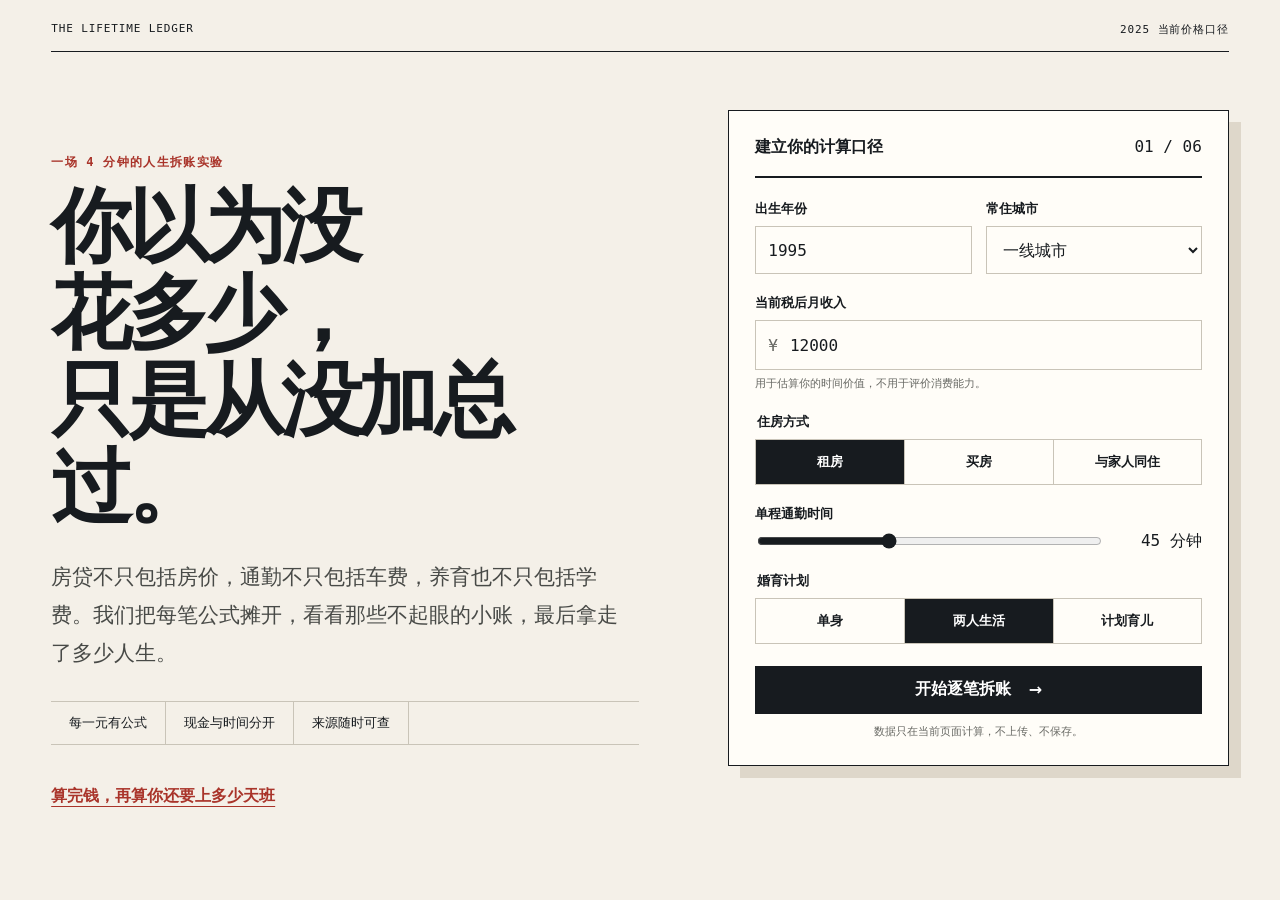
<file: index.html>
<!doctype html>
<html lang="zh-CN">
<head>
  <meta charset="UTF-8" />
  <meta name="viewport" content="width=device-width, initial-scale=1.0" />
  <meta name="theme-color" content="#f4f0e8" />
  <title>一生账单｜那些当时觉得没多少钱的支出</title>
  <meta name="description" content="输入6项生活信息，逐笔拆开住房、通勤、婚育、照护和养老成本，看看一生的钱究竟花在了哪里。" />
  <link rel="canonical" href="https://puzelin35-cmyk.github.io/spend-musk-money/" />
  <link rel="icon" type="image/svg+xml" href="assets/favicon.svg" />
  <link rel="stylesheet" href="styles.css" />
</head>
<body>
  <a class="skip-link" href="#main">跳到主要内容</a>
  <main id="main">
    <section id="intro" class="intro" aria-labelledby="title">
      <div class="masthead"><span>THE LIFETIME LEDGER</span><span>2025 当前价格口径</span></div>
      <div class="intro-grid">
        <div class="intro-copy">
          <p class="overline">一场 4 分钟的人生拆账实验</p>
          <h1 id="title">你以为没花多少，<br />只是从没加总过。</h1>
          <p class="deck">房贷不只包括房价，通勤不只包括车费，养育也不只包括学费。我们把每笔公式摊开，看看那些不起眼的小账，最后拿走了多少人生。</p>
          <div class="promise-list" aria-label="体验说明">
            <span>每一元有公式</span><span>现金与时间分开</span><span>来源随时可查</span>
          </div>
          <a class="side-quest-link" href="workdays.html">算完钱，再算你还要上多少天班</a>
        </div>

        <form id="profileForm" class="profile-sheet">
          <div class="sheet-head"><b>建立你的计算口径</b><span>01 / 06</span></div>
          <div class="form-grid">
            <label><span>出生年份</span><input id="birthYear" name="birthYear" type="number" min="1950" max="2010" value="1995" inputmode="numeric" required /></label>
            <label><span>常住城市</span><select id="city" name="city"><option value="tier1">一线城市</option><option value="new1">新一线城市</option><option value="county">小城市 / 县城</option></select></label>
            <label class="wide"><span>当前税后月收入</span><div class="money-input"><i>¥</i><input id="income" name="income" type="number" min="0" max="500000" step="500" value="12000" inputmode="numeric" required /></div><small>用于估算你的时间价值，不用于评价消费能力。</small></label>
            <fieldset class="wide"><legend>住房方式</legend><div class="segmented"><label><input type="radio" name="housing" value="rent" checked /><span>租房</span></label><label><input type="radio" name="housing" value="buy" /><span>买房</span></label><label><input type="radio" name="housing" value="family" /><span>与家人同住</span></label></div></fieldset>
            <label class="wide"><span>单程通勤时间</span><div class="range-line"><input id="commute" name="commute" type="range" min="0" max="120" step="5" value="45" /><output id="commuteOutput">45 分钟</output></div></label>
            <fieldset class="wide"><legend>婚育计划</legend><div class="segmented"><label><input type="radio" name="family" value="single" /><span>单身</span></label><label><input type="radio" name="family" value="couple" checked /><span>两人生活</span></label><label><input type="radio" name="family" value="child" /><span>计划育儿</span></label></div></fieldset>
          </div>
          <button class="primary" type="submit">开始逐笔拆账 <span aria-hidden="true">→</span></button>
          <p class="fine-print">数据只在当前页面计算，不上传、不保存。</p>
        </form>
      </div>
    </section>

    <section id="journey" class="journey" hidden aria-label="人生逐阶段拆账">
      <header class="journey-head">
        <button id="restartTop" class="link-button" type="button">重新填写</button>
        <div class="timeline" id="timeline" aria-label="人生阶段"></div>
        <span id="stageCounter">01 / 07</span>
      </header>

      <div class="journey-grid">
        <section class="decision-panel" aria-labelledby="stageTitle">
          <p id="stageAge" class="overline"></p>
          <h2 id="stageTitle" tabindex="-1"></h2>
          <p id="stageIntro" class="stage-intro"></p>
          <div id="options" class="option-list" role="group" aria-label="选择这一阶段的路径"></div>
          <p class="change-note">这里没有正确答案。改选后，右侧账单会立即重算。</p>
        </section>

        <section id="receipt" class="receipt" aria-labelledby="receiptTitle">
          <div class="receipt-head">
            <div><span>STATEMENT</span><h3 id="receiptTitle">等待选择</h3></div>
            <div class="receipt-seal" id="receiptAge">—</div>
          </div>
          <div id="receiptEmpty" class="receipt-empty">选择一条人生路径后，这里会逐笔打印账单。</div>
          <div id="receiptBody" hidden>
            <div class="receipt-columns" aria-hidden="true"><span>项目 / 计算方式</span><span>金额</span></div>
            <div id="receiptLines" class="receipt-lines"></div>
            <div id="receiptSubtotal" class="receipt-subtotal"></div>
            <div id="missedCost" class="missed-cost"></div>
            <details id="sourceDetails" class="source-details"><summary>查看计算口径与来源</summary><div id="sourceContent"></div></details>
          </div>
          <div class="receipt-actions">
            <button id="backBtn" class="secondary" type="button">上一阶段</button>
            <button id="nextBtn" class="primary" type="button" disabled>确认这张账单</button>
          </div>
        </section>
      </div>

      <aside class="running-ledger" aria-label="累计账单">
        <div><span>实际支付</span><b id="runningCash">¥0</b></div>
        <div><span>时间折算</span><b id="runningTime">¥0</b></div>
        <div><span>机会成本</span><b id="runningOpportunity">¥0</b></div>
        <div class="running-total"><span>综合成本</span><b id="runningTotal">¥0</b></div>
      </aside>
    </section>

    <section id="result" class="result" hidden aria-labelledby="resultTitle">
      <div class="result-header">
        <p class="overline">FINAL STATEMENT · 你走完了这一生</p>
        <h2 id="resultTitle" tabindex="-1">钱没有突然消失。<br />它只是一笔一笔走了。</h2>
      </div>

      <section class="totals-table" aria-label="一生综合成本">
        <div><span>实际支付</span><b id="finalCash">¥0</b></div>
        <div><span>时间折算</span><b id="finalTime">¥0</b></div>
        <div><span>机会成本</span><b id="finalOpportunity">¥0</b></div>
        <div class="grand-total"><span>一生综合成本</span><b id="finalTotal">¥0</b></div>
        <p id="finalRange"></p>
      </section>

      <section class="finding" aria-labelledby="findingTitle">
        <p class="overline">最重要的发现</p>
        <h3 id="findingTitle"></h3>
        <p id="findingCopy"></p>
      </section>

      <div class="result-columns">
        <section class="rank-section" aria-labelledby="rankTitle"><div class="section-head"><div><p class="overline">TOP 5</p><h3 id="rankTitle">最容易把你拖住的五笔账</h3></div><span>点击任意一笔查看公式</span></div><div id="topCosts" class="top-costs"></div></section>
        <aside id="formulaInspector" class="formula-inspector" aria-live="polite"><p class="overline">金额追溯</p><h3>选择左侧任意一笔</h3><p>你会看到这笔钱花在哪里、怎么算，以及依据什么口径。</p></aside>
      </div>

      <section class="small-costs" aria-labelledby="smallTitle"><p class="overline">每天没觉得，最后很惊人</p><h3 id="smallTitle"></h3><div id="smallCostList"></div></section>

      <section class="self-section"><div><p class="overline">真正花给自己</p><h3 id="selfTitle"></h3><p id="selfCopy"></p></div><div class="self-number"><strong id="selfPercent">0%</strong><span id="selfCash">¥0</span></div></section>

      <section class="parallel" aria-labelledby="parallelTitle"><p class="overline">只改一个决定</p><h3 id="parallelTitle">另一条人生会怎样？</h3><div id="whatIfButtons" class="what-if-buttons"></div><div id="whatIfResult" class="what-if-result">选择一个假设，系统只替换这一阶段并重新计算。</div></section>

      <section id="shareCard" class="share-card"><span>一生账单</span><p id="shareLead"></p><strong id="shareTotal"></strong><blockquote id="shareQuote"></blockquote></section>
      <div class="result-actions"><button id="copyResult" class="primary" type="button">复制这条发现</button><a class="secondary" href="workdays.html">继续算上班时间</a><button id="restartBtn" class="secondary" type="button">换一种人生</button></div>
      <p class="method-note">所有金额均为2025年当前价格口径下的互动估算，不叠加未来通胀，不构成财务建议。估算区间用于表达现实差异，而非制造个位数精度。</p>
    </section>
  </main>
  <div id="toast" class="toast" role="status" aria-live="polite"></div>
  <script src="app.js"></script>
</body>
</html>
</file>
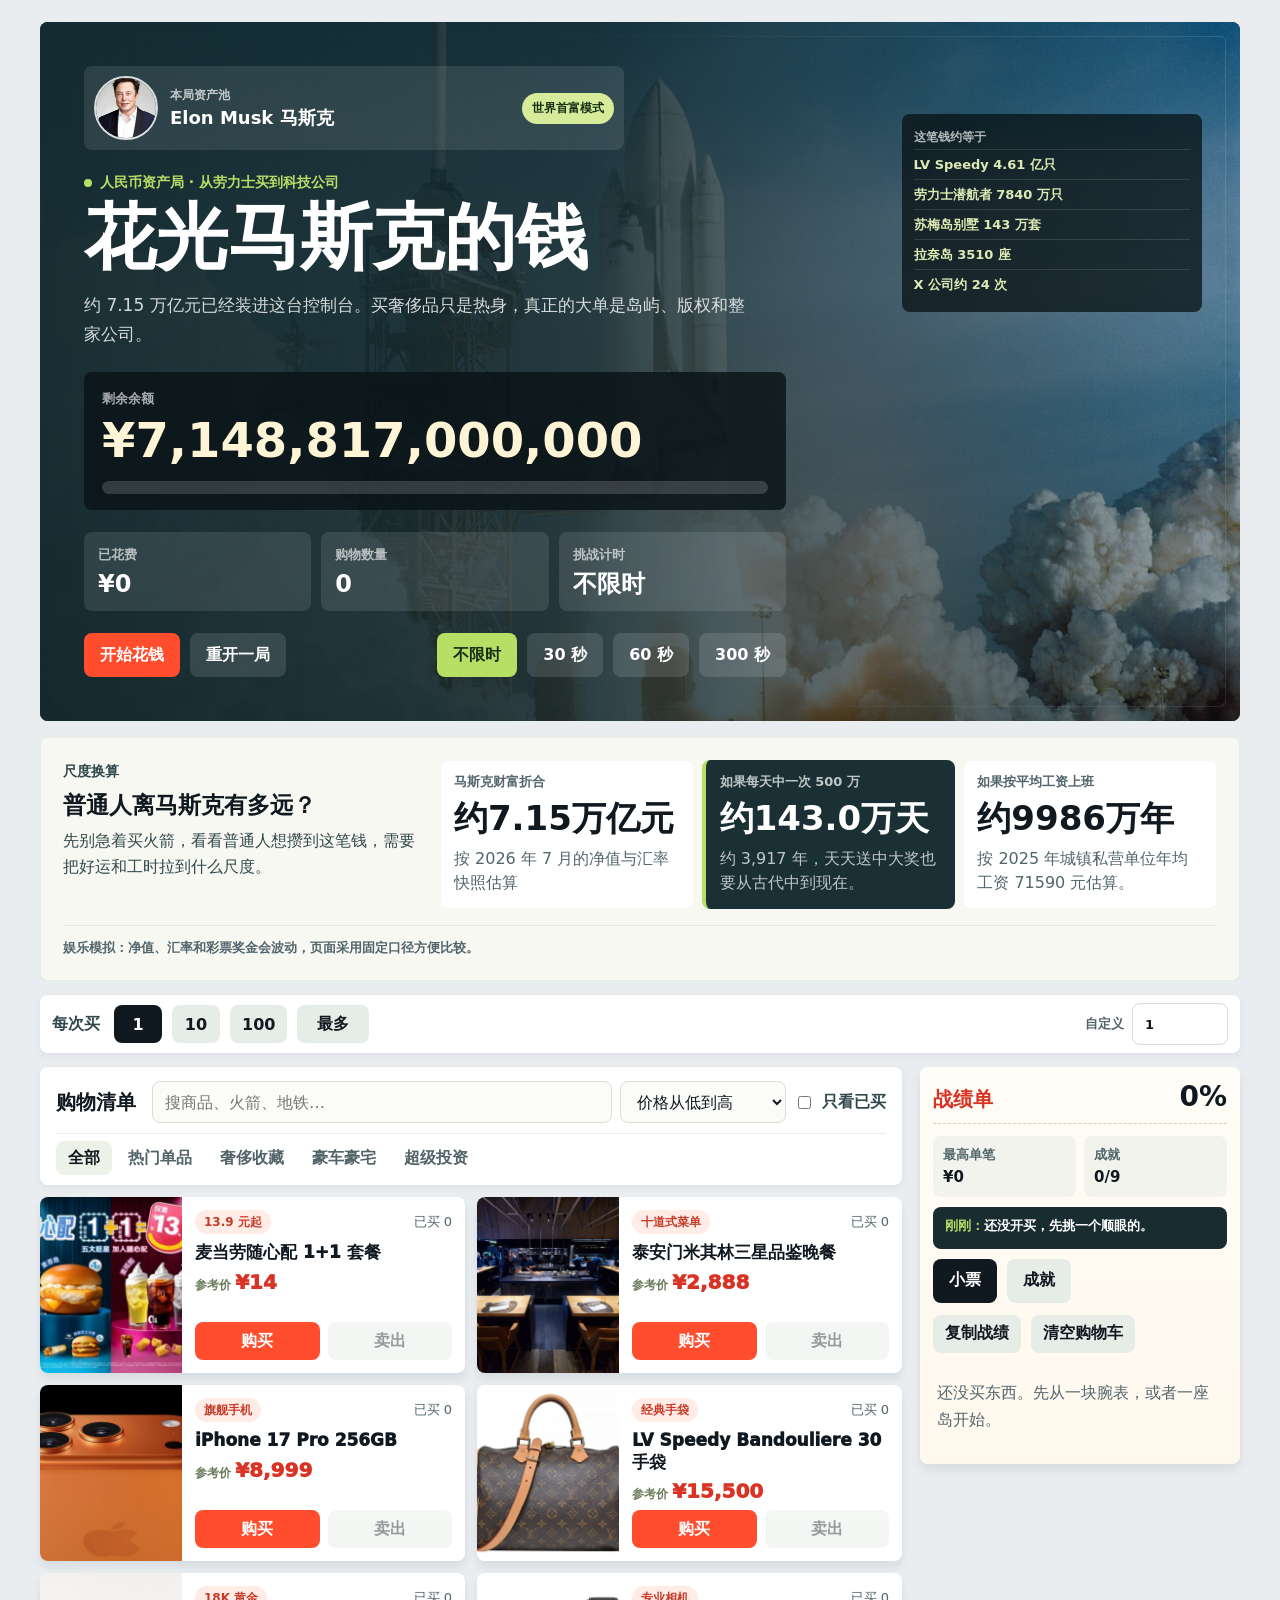
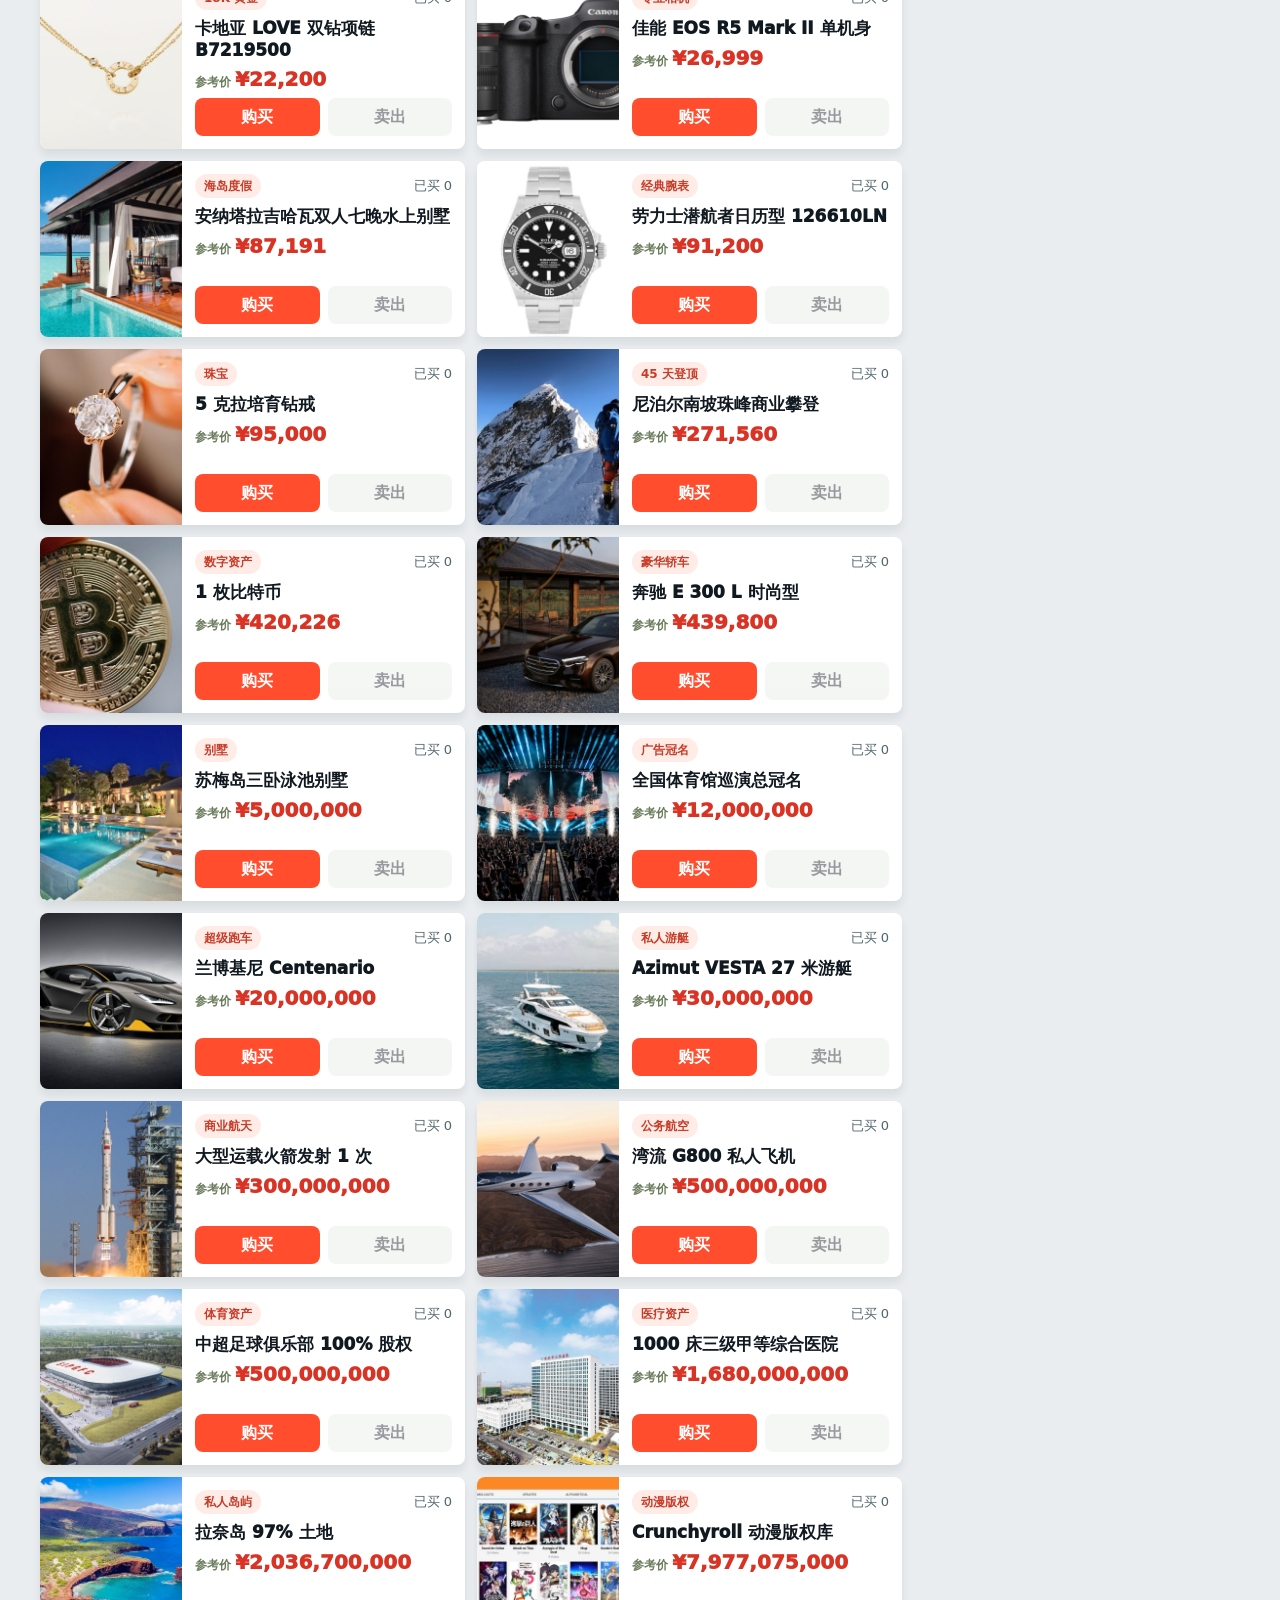
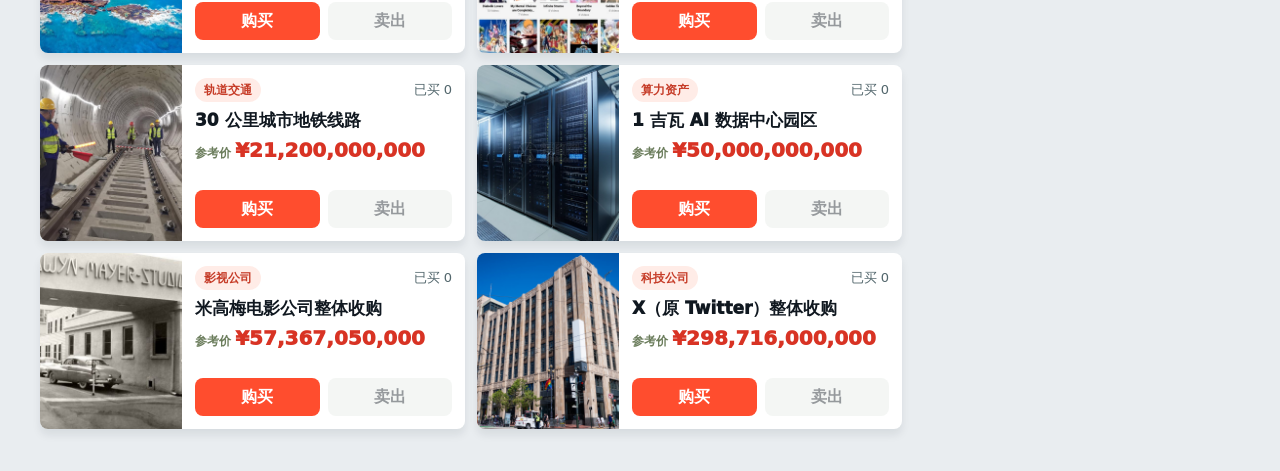
<file: musk-site/index.html>
<!doctype html>
<html lang="zh-CN">
  <head>
    <meta charset="UTF-8" />
    <meta name="viewport" content="width=device-width, initial-scale=1.0" />
    <title>花光马斯克的钱</title>
    <meta name="description" content="给你约 7.15 万亿元人民币预算，从劳力士、私人岛屿买到电影公司和科技公司，看看多久能花光马斯克的钱。" />
    <meta name="keywords" content="花光马斯克的钱,马斯克财富模拟器,中文在线游戏,花钱模拟器,净值模拟器" />
    <meta name="robots" content="index, follow" />
    <link rel="canonical" href="https://puzelin35-cmyk.github.io/spend-musk-money/musk-site/" />
    <meta property="og:type" content="website" />
    <meta property="og:locale" content="zh_CN" />
    <meta property="og:title" content="花光马斯克的钱" />
    <meta property="og:description" content="给你约 7.15 万亿元人民币预算，从奢侈品买到整家公司，看看多久能花光。" />
    <meta property="og:url" content="https://puzelin35-cmyk.github.io/spend-musk-money/musk-site/" />
    <meta property="og:image" content="https://puzelin35-cmyk.github.io/spend-musk-money/musk-site/assets/items/hero-rocket.jpg" />
    <link rel="icon" type="image/svg+xml" href="assets/favicon.svg" />
    <link rel="stylesheet" href="styles.css" />
  </head>
  <body>
    <a class="skip-link" href="#shopping">跳到购物清单</a>
    <main class="app">
      <section class="stage" aria-label="花光马斯克的钱游戏控制台">
        <img class="stage-bg" src="assets/items/hero-rocket.jpg" alt="火箭发射" width="1600" height="1067" fetchpriority="high" />
        <div class="console-shell">
          <div class="profile-chip" aria-label="马斯克资料卡">
            <img src="assets/items/elon-musk-avatar.jpg" alt="埃隆·马斯克头像" width="116" height="116" />
            <div>
              <span>本局资产池</span>
              <strong>Elon Musk 马斯克</strong>
            </div>
            <b>世界首富模式</b>
          </div>

          <div class="console-main">
            <p class="console-label"><span></span>人民币资产局 · 从劳力士买到科技公司</p>
            <h1>花光马斯克的钱</h1>
            <p class="intro-copy">约 7.15 万亿元已经装进这台控制台。买奢侈品只是热身，真正的大单是岛屿、版权和整家公司。</p>
          </div>

          <div class="scale-ledger mobile-scale-ledger" aria-hidden="true">
            <b>这笔钱约等于</b>
            <span>LV Speedy 4.61 亿只</span>
            <span>劳力士潜航者 7840 万只</span>
            <span>苏梅岛别墅 143 万套</span>
            <span>拉奈岛 3510 座</span>
            <span>X 公司约 24 次</span>
          </div>

          <div class="balance-board" aria-label="余额面板">
            <span>剩余余额</span>
            <strong id="balanceText">¥7,148,817,000,000</strong>
            <div class="meter" aria-label="已花费进度"><span id="spentMeter"></span></div>
          </div>

          <div class="console-stats" aria-label="游戏状态">
            <div class="metric">
              <span>已花费</span>
              <strong id="spentText">¥0</strong>
            </div>
            <div class="metric">
              <span>购物数量</span>
              <strong id="itemCount">0</strong>
            </div>
            <div class="metric timer">
              <span>挑战计时</span>
              <strong id="timerText">不限时</strong>
            </div>
          </div>

          <div class="console-actions">
            <div class="actions">
              <button class="primary" id="startGame" type="button">开始花钱</button>
              <button class="secondary" id="resetGame" type="button">重开一局</button>
            </div>
            <div class="challenge" role="group" aria-label="挑战模式">
              <button type="button" data-time="0" class="active">不限时</button>
              <button type="button" data-time="30">30 秒</button>
              <button type="button" data-time="60">60 秒</button>
              <button type="button" data-time="300">300 秒</button>
            </div>
          </div>
        </div>
        <div class="scale-ledger desktop-scale-ledger" aria-hidden="true">
          <b>这笔钱约等于</b>
          <span>LV Speedy 4.61 亿只</span>
          <span>劳力士潜航者 7840 万只</span>
          <span>苏梅岛别墅 143 万套</span>
          <span>拉奈岛 3510 座</span>
          <span>X 公司约 24 次</span>
        </div>
      </section>

      <section class="reality-check" aria-label="普通人离马斯克有多远">
        <div class="reality-head">
          <p class="section-label">尺度换算</p>
          <h2>普通人离马斯克有多远？</h2>
          <p>先别急着买火箭，看看普通人想攒到这笔钱，需要把好运和工时拉到什么尺度。</p>
        </div>
        <div class="reality-grid">
          <article class="reality-card">
            <span>马斯克财富折合</span>
            <strong id="worthCompact">约 7.15 万亿元</strong>
            <p id="worthDetail">按 2026 年 7 月的净值与汇率快照估算</p>
          </article>
          <article class="reality-card highlight">
            <span>如果每天中一次 500 万</span>
            <strong id="lotteryDays">约 143.0 万天</strong>
            <p id="lotteryYears">约 3917 年，天天中奖也要从古代中到现在。</p>
          </article>
          <article class="reality-card">
            <span>如果按平均工资上班</span>
            <strong id="salaryYears">约 9986 万年</strong>
            <p>按 2025 年城镇私营单位年均工资 71590 元估算。</p>
          </article>
        </div>
        <p class="data-note">娱乐模拟：净值、汇率和彩票奖金会波动，页面采用固定口径方便比较。</p>
      </section>

      <section class="controls" aria-label="购买控制">
        <div class="control-group">
          <label for="quantityNumber">每次买</label>
          <div class="quantity-actions" role="group" aria-label="快捷数量">
            <button type="button" data-qty="1" class="active">1</button>
            <button type="button" data-qty="10">10</button>
            <button type="button" data-qty="100">100</button>
            <button type="button" data-qty="max">最多</button>
          </div>
          <div class="custom-quantity">
            <span>自定义</span>
            <input id="quantityNumber" name="quantity" type="number" min="1" max="999999" value="1" inputmode="numeric" autocomplete="off" aria-label="自定义每次购买数量" />
          </div>
          <output id="quantityText" class="visually-hidden" for="quantityNumber">1 件</output>
        </div>
      </section>

      <section class="content-grid" id="shopping" aria-label="购物清单和战绩单">
        <div>
          <div class="section-head shop-tools">
            <h2>购物清单</h2>
            <div class="filters">
              <input id="searchInput" name="search" type="search" placeholder="搜商品、火箭、地铁…" aria-label="搜索商品" autocomplete="off" />
              <select id="sortSelect" name="sort" aria-label="排序">
                <option value="priceAsc">价格从低到高</option>
                <option value="priceDesc">价格从高到低</option>
              </select>
              <label class="owned-toggle">
                <input id="ownedOnly" name="ownedOnly" type="checkbox" />
                只看已买
              </label>
            </div>
            <div class="category-pills" id="categoryPills" aria-label="分类快捷筛选"></div>
          </div>
          <div class="shop-grid" id="shopGrid"></div>
        </div>

        <aside class="receipt-panel" aria-label="小票和成就">
          <div class="receipt-title">
            <span>战绩单</span>
            <strong id="spentPercentText">0%</strong>
          </div>
          <div class="receipt-stats" aria-label="战绩概览">
            <div><span>最高单笔</span><strong id="biggestPurchaseText">¥0</strong></div>
            <div><span>成就</span><strong id="unlockedCountText">0/9</strong></div>
          </div>
          <p class="live-toast" id="lastActionText" aria-live="polite">还没开买，先挑一个顺眼的。</p>
          <div class="tabs" role="tablist">
            <button class="tab active" type="button" data-tab="receipt" role="tab" aria-controls="receiptView" aria-selected="true">小票</button>
            <button class="tab" type="button" data-tab="achievements" role="tab" aria-controls="achievementView" aria-selected="false">成就</button>
          </div>
          <div id="receiptView" class="tab-view active">
            <div class="receipt-actions">
              <button class="secondary" id="copyReceipt" type="button">复制战绩</button>
              <button class="secondary" id="clearCart" type="button">清空购物车</button>
            </div>
            <p class="copy-status" id="copyStatus" role="status" aria-live="polite"></p>
            <div class="empty-state" id="emptyReceipt">还没买东西。先从一块腕表，或者一座岛开始。</div>
            <ul id="receiptList"></ul>
          </div>
          <div id="achievementView" class="tab-view">
            <ul id="achievementList"></ul>
          </div>
        </aside>
      </section>

      <dialog id="finishDialog">
        <div class="dialog-body">
          <p class="section-label">结算完成</p>
          <h2 id="finishTitle">你花光了全部预算</h2>
          <p id="finishCopy"></p>
          <div class="dialog-stats">
            <span id="finishSpent"></span>
            <span id="finishItems"></span>
            <span id="finishAchievements"></span>
          </div>
          <button class="primary" id="playAgain" type="button">再玩一次</button>
        </div>
      </dialog>
    </main>

    <script src="app.js"></script>
  </body>
</html>
</file>
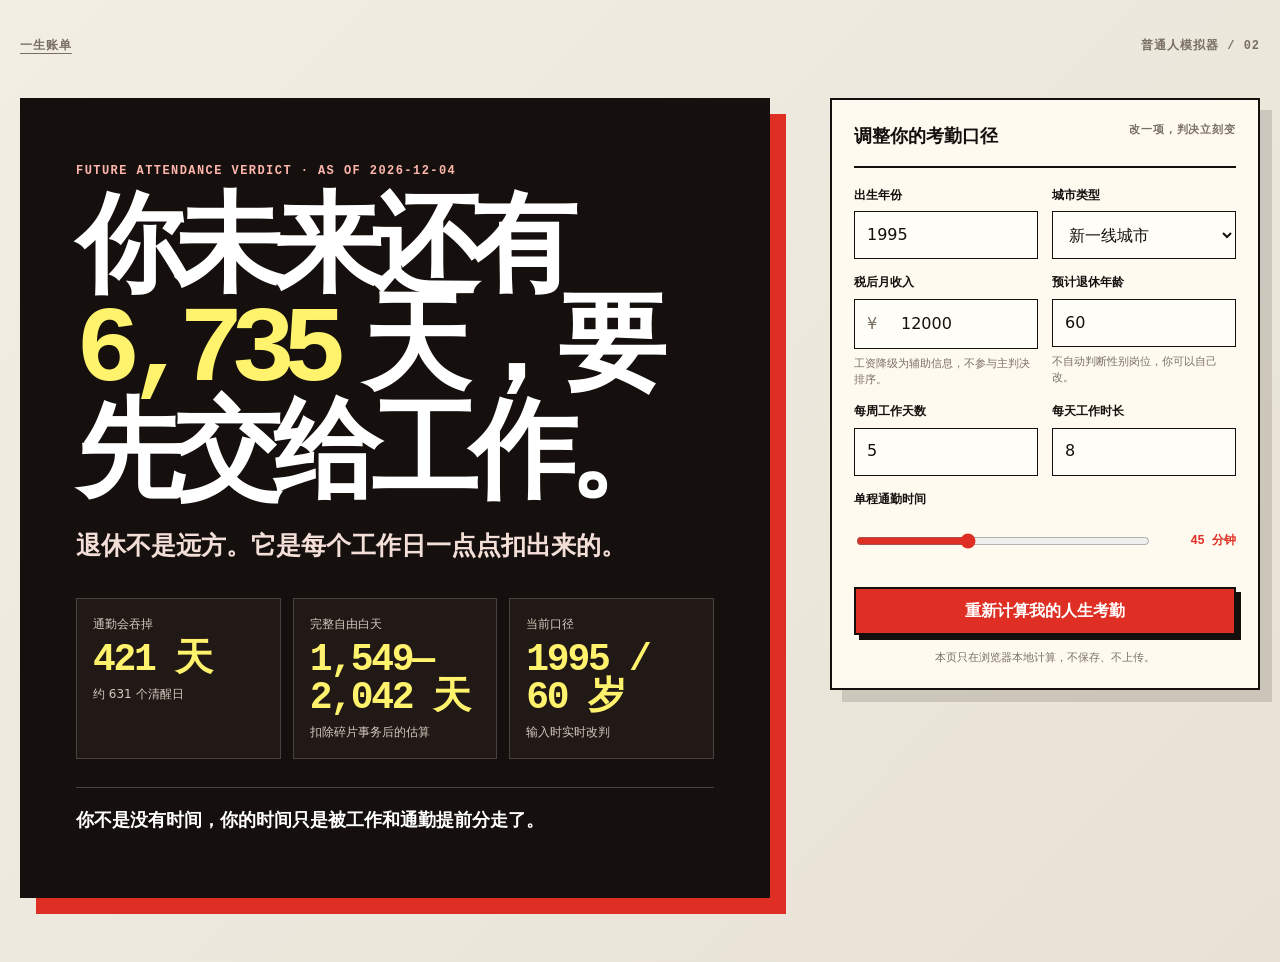
<file: workdays.html>
<!doctype html>
<html lang="zh-CN">
<head>
  <meta charset="UTF-8" />
  <meta name="viewport" content="width=device-width, initial-scale=1.0" />
  <meta name="theme-color" content="#15100d" />
  <title>上班倒计时｜你未来还有多少天要先交给工作</title>
  <meta name="description" content="打开就看到你的未来考勤判定：还要上多少天班，通勤会吞掉多少天，真正自由白天还剩多少。" />
  <link rel="canonical" href="https://puzelin35-cmyk.github.io/spend-musk-money/workdays.html" />
  <link rel="icon" type="image/svg+xml" href="assets/favicon.svg" />
  <link rel="stylesheet" href="workdays.css" />
</head>
<body>
  <a class="skip-link" href="#main">跳到主要内容</a>
  <main id="main">
    <section class="hero" aria-labelledby="title">
      <nav class="topline" aria-label="站点导航">
        <a href="index.html">一生账单</a>
        <span>普通人模拟器 / 02</span>
      </nav>

      <div class="hero-grid">
        <section class="verdict-card" aria-labelledby="title" aria-live="polite">
          <p class="eyebrow">FUTURE ATTENDANCE VERDICT · <span id="asOfLabel">AS OF —</span></p>
          <h1 id="title">你未来还有 <span id="heroWorkdays">0</span> 天，要先交给工作。</h1>
          <p class="lead">退休不是远方。它是每个工作日一点点扣出来的。</p>

          <div class="shock-strip" aria-label="首屏预判">
            <article>
              <span>通勤会吞掉</span>
              <b id="heroCommuteDays">0 天</b>
              <small id="heroCommuteAwake">约 0 个清醒日</small>
            </article>
            <article>
              <span>完整自由白天</span>
              <b id="heroFreeDays">0—0 天</b>
              <small>扣除碎片事务后的估算</small>
            </article>
            <article>
              <span>当前口径</span>
              <b id="heroProfile">1995 / 60 岁</b>
              <small>输入时实时改判</small>
            </article>
          </div>

          <p class="pain-line">你不是没有时间，你的时间只是被工作和通勤提前分走了。</p>
        </section>

        <form id="workForm" class="time-card" novalidate>
          <div class="card-head">
            <b>调整你的考勤口径</b>
            <span>改一项，判决立刻变</span>
          </div>
          <div id="formError" class="form-error" role="alert" hidden></div>
          <div class="form-grid">
            <label>
              <span>出生年份</span>
              <input id="birthYear" name="birthYear" type="number" min="1950" max="2010" value="1995" inputmode="numeric" required />
            </label>
            <label>
              <span>城市类型</span>
              <select id="city" name="city">
                <option value="tier1">一线城市</option>
                <option value="new1" selected>新一线城市</option>
                <option value="county">小城市 / 县城</option>
              </select>
            </label>
            <label>
              <span>税后月收入</span>
              <div class="money-input"><i>¥</i><input id="income" name="income" type="number" min="0" max="500000" step="500" value="12000" inputmode="numeric" required /></div>
              <small>工资降级为辅助信息，不参与主判决排序。</small>
            </label>
            <label>
              <span>预计退休年龄</span>
              <input id="retireAge" name="retireAge" type="number" min="40" max="75" value="60" inputmode="numeric" required />
              <small>不自动判断性别岗位，你可以自己改。</small>
            </label>
            <label>
              <span>每周工作天数</span>
              <input id="workDays" name="workDays" type="number" min="1" max="7" step="0.5" value="5" inputmode="decimal" required />
            </label>
            <label>
              <span>每天工作时长</span>
              <input id="workHours" name="workHours" type="number" min="1" max="16" step="0.5" value="8" inputmode="decimal" required />
            </label>
            <label class="wide">
              <span>单程通勤时间</span>
              <div class="range-line">
                <input id="commute" name="commute" type="range" min="0" max="120" step="5" value="45" />
                <output id="commuteOutput" for="commute">45 分钟</output>
              </div>
            </label>
          </div>
          <button class="primary" type="submit">重新计算我的人生考勤</button>
          <p class="fine-print">本页只在浏览器本地计算，不保存、不上传。</p>
        </form>
      </div>
    </section>

    <section id="result" class="result" aria-labelledby="resultTitle" hidden aria-live="polite">
      <section class="result-hero">
        <p class="eyebrow">FINAL ATTENDANCE SHEET</p>
        <h2 id="resultTitle" tabindex="-1">未来考勤判定书</h2>
        <div class="three-cuts" aria-label="一屏三刀">
          <article>
            <span>第一刀 · 工作日</span>
            <b id="cutWorkdays">0 天</b>
            <small id="cutWorkdaysNote">你还要交出去的工作日</small>
          </article>
          <article>
            <span>第二刀 · 工位时间</span>
            <b id="cutWorkHours">0 小时</b>
            <small id="cutWorkHoursNote">坐在工位上的时间</small>
          </article>
          <article>
            <span>第三刀 · 通勤时间</span>
            <b id="cutCommute">0 / 0 天</b>
            <small>自然日 / 清醒日折算</small>
          </article>
        </div>
        <p class="judge-line">最贵的不是 8 小时上班，而是上班前后那段没人付钱、也没人记账的时间。</p>
      </section>

      <section class="cut-chart" aria-labelledby="cutChartTitle">
        <div class="section-head">
          <div>
            <p class="eyebrow">TIME CUT MAP</p>
            <h3 id="cutChartTitle">你以为未来还很长，其实先被切走一大块</h3>
          </div>
          <span id="lifeExpectancyLabel">寿命参考 79.25 岁</span>
        </div>
        <div id="cutBars" class="cut-bars" aria-label="退休前时间切割图"></div>
        <p id="cutSummary" class="cut-summary"></p>
      </section>

      <section class="stats-grid" aria-label="完整时间账单">
        <article><span>未来自然日</span><b id="naturalDays">0 天</b><small id="naturalFormula">退休日期 - 当前日期</small></article>
        <article class="danger"><span>剩余工作日</span><b id="workdayStat">0 天</b><small id="workdayFormula">剩余周数 × 每周工作天数 - 休假</small></article>
        <article class="danger"><span>工作占用</span><b id="workHourStat">0 小时</b><small id="workHourFormula">工作日 × 每天工作时长</small></article>
        <article class="danger"><span>通勤占用</span><b id="commuteStat">0 天</b><small id="commuteFormula">往返通勤 × 工作日</small></article>
        <article class="green"><span>真正自由白天</span><b id="freeDayStat">0 天</b><small id="freeDayFormula">非工作日中可完整支配的白天估算</small></article>
        <article class="quiet"><span>未来税后工资</span><b id="futureIncome">¥0</b><small id="incomeFormula">月收入 × 剩余月份</small></article>
      </section>

      <section class="whatif" aria-labelledby="whatIfTitle">
        <p class="eyebrow">TAKE BACK TIME</p>
        <h3 id="whatIfTitle">只改一个决定，你能拿回多少人生？</h3>
        <div id="whatIfCards" class="whatif-cards"></div>
        <div id="takeBackResult" class="takeback-card">
          <span>拿回人生</span>
          <b>先点一张卡</b>
          <p>系统会只替换这一项，原始判定不丢失。</p>
        </div>
      </section>

      <details class="sources">
        <summary>查看计算口径、公式和来源</summary>
        <div class="source-grid">
          <article>
            <b>退休年龄</b>
            <p>页面不自动判断性别、岗位和社保缴费年限；默认 60 岁，可手动修改。政策口径只作为估算说明。</p>
            <a href="https://www.spp.gov.cn/spp/tt/202409/t20240913_666042.shtml" target="_blank" rel="noreferrer">全国人大常委会决定</a>
          </article>
          <article>
            <b>弹性退休提醒</b>
            <p>弹性退休规则不等于本页的提前退休假设；“提前退休 5 年”只用于观察时间差。</p>
            <a href="https://www.news.cn/politics/20250101/9ad9cbe4c7724c03a60a9be2336989b5/c.html" target="_blank" rel="noreferrer">新华社弹性退休办法</a>
          </article>
          <article>
            <b>收入和寿命参照</b>
            <p>收入只按用户输入线性估算；寿命参考只用于人生进度尺，不预测个人寿命。</p>
            <a href="DATA_SOURCES.md">查看本站数据口径</a>
          </article>
        </div>
      </details>

      <section class="share-card" aria-label="分享卡">
        <span>未来考勤判定书</span>
        <p id="shareLineA">我离退休还有 0 个工作日。</p>
        <strong id="shareLineB">其中 0 天，会花在通勤路上。</strong>
        <blockquote id="shareQuote">最贵的不是 8 小时上班，而是上班前后那段没人付钱的时间。</blockquote>
      </section>

      <div class="result-actions">
        <button id="copyResult" class="primary" type="button">复制这张人生考勤</button>
        <a class="secondary" href="index.html">再算钱都去哪了</a>
        <button id="resetBtn" class="secondary" type="button">重新填写</button>
      </div>
    </section>
  </main>
  <div id="toast" class="toast" role="status" aria-live="polite"></div>
  <script src="workdays.js"></script>
</body>
</html>
</file>
<file: styles.css>
:root {
  --paper: #f4f0e8;
  --sheet: #fffdf8;
  --ink: #171b1f;
  --muted: #686964;
  --line: #c9c4b8;
  --soft-line: #e4ded2;
  --red: #a9342a;
  --red-soft: #f6e8e3;
  --green: #27594a;
  --blue: #194e68;
  --mono: "SFMono-Regular", "Roboto Mono", "JetBrains Mono", Consolas, monospace;
  --serif: "Songti SC", "STSong", "Noto Serif SC", Georgia, serif;
  --sans: "PingFang SC", "Microsoft YaHei", system-ui, sans-serif;
  font-family: var(--sans);
  color: var(--ink);
  background: var(--paper);
}
* { box-sizing: border-box; }
html { scroll-behavior: smooth; }
body { margin: 0; min-width: 320px; background: var(--paper); }
button, input, select { font: inherit; }
button { cursor: pointer; touch-action: manipulation; }
button:focus-visible, input:focus-visible, select:focus-visible, summary:focus-visible, a:focus-visible { outline: 3px solid rgba(25,78,104,.28); outline-offset: 3px; }
[hidden] { display: none !important; }
.skip-link { position: fixed; left: 12px; top: 12px; z-index: 100; padding: 11px 14px; color: #fff; background: var(--ink); opacity: 0; transform: translateY(-140%); pointer-events: none; }
.skip-link:focus-visible { opacity: 1; transform: none; pointer-events: auto; }
.overline { margin: 0 0 12px; color: var(--red); font-family: var(--mono); font-size: 12px; font-weight: 700; letter-spacing: .11em; text-transform: uppercase; }
.primary, .secondary, .link-button { min-height: 48px; border: 1px solid var(--ink); font-weight: 700; transition: background .2s, color .2s, transform .2s; }
.primary { display: inline-flex; align-items: center; justify-content: center; gap: 18px; padding: 0 22px; color: #fff; background: var(--ink); }
.primary:hover:not(:disabled) { background: var(--blue); }
.primary:active:not(:disabled), .secondary:active, .option:active { transform: scale(.985); }
.primary:disabled { cursor: not-allowed; opacity: .35; }
.secondary { display: inline-flex; align-items: center; justify-content: center; padding: 0 20px; color: var(--ink); background: transparent; text-decoration: none; }
.secondary:hover:not(:disabled) { background: #eee9df; }
.secondary:disabled { cursor: not-allowed; opacity: .3; }
.link-button { padding: 0; border: 0; background: transparent; text-decoration: underline; text-underline-offset: 4px; }

.intro { min-height: 100dvh; padding: 22px clamp(18px, 4vw, 64px) 64px; }
.masthead { display: flex; justify-content: space-between; padding-bottom: 14px; border-bottom: 1px solid var(--ink); font-family: var(--mono); font-size: 11px; letter-spacing: .08em; }
.intro-grid { width: min(1320px, 100%); margin: 58px auto 0; display: grid; grid-template-columns: 1.08fr .92fr; gap: clamp(42px, 7vw, 100px); align-items: start; }
.intro-copy { padding-top: 44px; }
h1 { max-width: 780px; margin: 0; font-family: var(--serif); font-size: clamp(48px, 6.3vw, 92px); font-weight: 700; line-height: 1.08; letter-spacing: -.055em; text-wrap: balance; }
.deck { max-width: 680px; margin: 28px 0; color: #484a47; font-family: var(--serif); font-size: clamp(17px, 2vw, 21px); line-height: 1.8; }
.promise-list { display: flex; flex-wrap: wrap; gap: 0; border-top: 1px solid var(--line); border-bottom: 1px solid var(--line); }
.promise-list span { padding: 12px 18px; border-right: 1px solid var(--line); font-size: 13px; }
.side-quest-link { min-height: 48px; display: inline-flex; align-items: center; margin-top: 28px; color: var(--red); font-weight: 800; text-underline-offset: 5px; }
.profile-sheet { padding: 26px; background: var(--sheet); border: 1px solid var(--ink); box-shadow: 12px 12px 0 #ded7ca; }
.sheet-head { display: flex; justify-content: space-between; padding-bottom: 18px; border-bottom: 2px solid var(--ink); font-family: var(--mono); }
.form-grid { display: grid; grid-template-columns: 1fr 1fr; gap: 20px 14px; margin: 22px 0; }
.form-grid label > span, legend { display: block; margin-bottom: 8px; font-size: 13px; font-weight: 700; }
.form-grid input[type="number"], .form-grid select { width: 100%; height: 48px; padding: 0 12px; color: var(--ink); background: transparent; border: 1px solid var(--line); border-radius: 0; font-family: var(--mono); font-size: 16px; }
.form-grid small { display: block; margin-top: 6px; color: var(--muted); font-size: 11px; line-height: 1.5; }
.wide { grid-column: 1 / -1; }
fieldset { margin: 0; padding: 0; border: 0; }
.money-input { display: flex; align-items: center; border: 1px solid var(--line); }
.money-input i { padding-left: 12px; color: var(--muted); font-family: var(--mono); font-style: normal; }
.money-input input { border: 0 !important; }
.segmented { display: grid; grid-template-columns: repeat(3, 1fr); }
.segmented label { position: relative; }
.segmented input { position: absolute; opacity: 0; }
.segmented span { min-height: 46px; display: grid !important; place-items: center; margin: 0 !important; padding: 8px; border: 1px solid var(--line); border-right: 0; font-size: 13px !important; transition: .2s; }
.segmented label:last-child span { border-right: 1px solid var(--line); }
.segmented input:checked + span { color: #fff; background: var(--ink); }
.segmented input:focus-visible + span { outline: 3px solid rgba(25,78,104,.28); outline-offset: 2px; }
.range-line { display: grid; grid-template-columns: 1fr 88px; gap: 14px; align-items: center; }
.range-line input { width: 100%; accent-color: var(--ink); }
.range-line output { font-family: var(--mono); text-align: right; }
.profile-sheet > .primary { width: 100%; }
.fine-print { margin: 10px 0 0; color: var(--muted); font-size: 11px; text-align: center; }

.journey { width: min(1420px, 100%); min-height: 100dvh; margin: auto; padding: 22px clamp(14px, 3vw, 44px) 130px; }
.journey-head { display: grid; grid-template-columns: 110px 1fr 70px; gap: 24px; align-items: center; padding-bottom: 20px; border-bottom: 1px solid var(--ink); }
.journey-head > span { font-family: var(--mono); text-align: right; }
.timeline { display: grid; grid-template-columns: repeat(7, 1fr); }
.timeline span { position: relative; display: flex; align-items: center; gap: 6px; color: #8b8982; font-family: var(--mono); font-size: 9px; }
.timeline span::after { content: ""; position: absolute; z-index: -1; left: 9px; right: -4px; top: 6px; height: 1px; background: var(--line); }
.timeline span:last-child::after { display: none; }
.timeline i { width: 13px; height: 13px; background: var(--paper); border: 1px solid var(--line); border-radius: 50%; }
.timeline .done i, .timeline .active i { background: var(--red); border-color: var(--red); }
.timeline .active { color: var(--ink); font-weight: 700; }
.journey-grid { display: grid; grid-template-columns: minmax(320px, .82fr) minmax(520px, 1.18fr); gap: clamp(34px, 6vw, 90px); align-items: start; margin-top: 54px; }
.decision-panel { position: sticky; top: 24px; }
.decision-panel h2 { margin: 0; font-family: var(--serif); font-size: clamp(38px, 4.8vw, 68px); line-height: 1.12; letter-spacing: -.045em; }
.stage-intro { max-width: 600px; margin: 22px 0 30px; color: var(--muted); font-family: var(--serif); font-size: 17px; line-height: 1.75; }
.option-list { border-top: 1px solid var(--ink); }
.option { width: 100%; min-height: 84px; display: grid; grid-template-columns: 1fr; gap: 7px; padding: 15px 44px 15px 14px; position: relative; text-align: left; color: var(--ink); background: transparent; border: 0; border-bottom: 1px solid var(--line); }
.option::after { content: "+"; position: absolute; right: 12px; top: 24px; font-family: var(--mono); font-size: 22px; }
.option:hover { background: rgba(255,255,255,.42); }
.option.selected { color: #fff; background: var(--ink); }
.option.selected::after { content: "✓"; }
.option span { display: flex; gap: 10px; align-items: center; font-size: 16px; font-weight: 700; }
.option em { padding: 3px 6px; color: var(--red); background: var(--red-soft); font-size: 9px; font-style: normal; letter-spacing: .08em; }
.option small { color: var(--muted); font-size: 12px; }
.option.selected small { color: #cbc9c3; }
.change-note { color: var(--muted); font-size: 11px; }
.receipt { position: relative; padding: 28px; background: var(--sheet); border: 1px solid var(--ink); box-shadow: 14px 14px 0 #ded7ca; }
.receipt::before, .receipt::after { content: ""; position: absolute; left: 0; right: 0; height: 8px; background: repeating-linear-gradient(90deg, transparent 0 10px, var(--paper) 10px 20px); }
.receipt::before { top: -1px; }.receipt::after { bottom: -1px; }
.receipt-head { display: flex; justify-content: space-between; align-items: start; padding-bottom: 20px; border-bottom: 3px double var(--ink); }
.receipt-head span { font-family: var(--mono); font-size: 10px; letter-spacing: .15em; }
.receipt-head h3 { margin: 6px 0 0; font-family: var(--serif); font-size: 31px; }
.receipt-seal { padding: 7px 9px; color: var(--red); border: 1px solid var(--red); font-family: var(--mono); font-size: 11px; transform: rotate(2deg); }
.receipt-empty { min-height: 370px; display: grid; place-items: center; color: var(--muted); border-bottom: 1px dashed var(--line); text-align: center; }
.receipt-columns { display: grid; grid-template-columns: 1fr 120px; padding: 14px 0 8px; color: var(--muted); border-bottom: 1px solid var(--line); font-family: var(--mono); font-size: 10px; }
.receipt-columns span:last-child { text-align: right; }
.receipt-line { display: grid; grid-template-columns: minmax(0, 1fr) 120px; gap: 12px; padding: 14px 0; border-bottom: 1px dashed var(--soft-line); }
.receipt-line b, .receipt-line span, .receipt-line small { display: block; }
.receipt-line b { margin-bottom: 5px; }
.receipt-line span { color: var(--muted); font-family: var(--mono); font-size: 11px; line-height: 1.5; overflow-wrap: anywhere; }
.receipt-line small { width: max-content; margin-top: 6px; padding: 2px 5px; color: var(--blue); background: #e5eff2; font-size: 9px; }
.receipt-line strong { align-self: start; font-family: var(--mono); text-align: right; font-size: 14px; font-variant-numeric: tabular-nums; }
.receipt-subtotal { padding: 14px 0; border-bottom: 2px solid var(--ink); }
.receipt-subtotal > div { display: flex; justify-content: space-between; gap: 20px; padding: 5px 0; font-family: var(--mono); font-size: 12px; }
.receipt-subtotal .total { margin-top: 8px; padding-top: 12px; border-top: 1px solid var(--ink); font-size: 15px; font-weight: 800; }
.missed-cost { margin: 18px 0; padding: 16px; background: var(--red-soft); border-left: 4px solid var(--red); }
.missed-cost span { color: var(--red); font-family: var(--mono); font-size: 10px; font-weight: 800; letter-spacing: .1em; }
.missed-cost b { display: block; margin-top: 7px; }
.missed-cost p { margin: 6px 0 0; color: #6b433e; font-size: 11px; line-height: 1.55; }
.source-details { padding: 12px 0; border-bottom: 1px solid var(--line); }
.source-details summary { min-height: 44px; display: flex; align-items: center; cursor: pointer; font-weight: 700; }
.source-details article, .inspect-sources article { padding: 12px 0; border-top: 1px solid var(--soft-line); }
.source-details article b, .source-details article span, .inspect-sources article b, .inspect-sources article span { display: block; }
.source-details article span, .inspect-sources article span { margin-top: 4px; color: var(--muted); font-family: var(--mono); font-size: 10px; }
.source-details article p, .inspect-sources article p { margin: 7px 0; color: var(--muted); font-size: 11px; line-height: 1.55; }
.source-details a, .inspect-sources a { color: var(--blue); font-size: 11px; }
.receipt-actions { display: flex; justify-content: space-between; gap: 12px; margin-top: 22px; }
.print-in { animation: printIn .28s ease-out; }
@keyframes printIn { from { transform: translateY(5px); opacity: .8; } }
.running-ledger { position: fixed; z-index: 10; left: 50%; bottom: 14px; transform: translateX(-50%); width: min(850px, calc(100% - 28px)); display: grid; grid-template-columns: repeat(4, 1fr); color: #fff; background: rgba(23,27,31,.96); box-shadow: 0 8px 30px rgba(0,0,0,.18); backdrop-filter: blur(12px); }
.running-ledger > div { padding: 12px 16px; border-right: 1px solid #515354; }
.running-ledger > div:last-child { border: 0; }
.running-ledger span, .running-ledger b { display: block; }
.running-ledger span { color: #b7b7b2; font-size: 10px; }
.running-ledger b { margin-top: 4px; font-family: var(--mono); font-size: 14px; font-variant-numeric: tabular-nums; }
.running-ledger .running-total { background: var(--red); }

.result { width: min(1260px, 100%); margin: auto; padding: 70px clamp(16px, 4vw, 54px); }
.result-header { max-width: 1000px; padding-bottom: 44px; border-bottom: 1px solid var(--ink); }
.result-header h2 { margin: 0; font-family: var(--serif); font-size: clamp(44px, 7vw, 88px); line-height: 1.08; letter-spacing: -.05em; }
.totals-table { margin-top: 32px; background: var(--sheet); border-top: 2px solid var(--ink); border-bottom: 2px solid var(--ink); }
.totals-table > div { display: grid; grid-template-columns: 1fr auto; padding: 15px 12px; border-bottom: 1px solid var(--line); }
.totals-table b { font-family: var(--mono); font-size: clamp(19px, 3vw, 30px); font-variant-numeric: tabular-nums; }
.totals-table .grand-total { color: #fff; background: var(--ink); border: 0; }
.totals-table .grand-total span { font-weight: 800; }
.totals-table p { margin: 0; padding: 10px 12px; color: var(--muted); font-size: 11px; }
.finding { margin: 70px 0; padding: clamp(26px, 5vw, 60px); color: #fff; background: var(--red); }
.finding .overline { color: #ffd7ce; }
.finding h3 { max-width: 950px; margin: 0; font-family: var(--serif); font-size: clamp(36px, 5.8vw, 72px); line-height: 1.12; }
.finding > p:last-child { max-width: 760px; margin: 24px 0 0; color: #f7ddd8; font-size: 16px; line-height: 1.75; }
.result-columns { display: grid; grid-template-columns: 1.3fr .7fr; gap: 24px; align-items: start; }
.rank-section, .formula-inspector, .small-costs, .self-section, .parallel { background: var(--sheet); border: 1px solid var(--ink); }
.rank-section { padding: 28px; }
.section-head { display: flex; justify-content: space-between; gap: 20px; align-items: end; margin-bottom: 18px; }
.section-head h3, .small-costs h3, .self-section h3, .parallel h3 { margin: 0; font-family: var(--serif); font-size: clamp(27px, 3.5vw, 42px); }
.section-head > span { max-width: 180px; color: var(--muted); font-size: 10px; text-align: right; }
.top-costs { border-top: 1px solid var(--ink); }
.top-costs button { width: 100%; min-height: 82px; display: grid; grid-template-columns: 34px 1fr auto; gap: 12px; align-items: center; padding: 12px 0; color: var(--ink); text-align: left; background: transparent; border: 0; border-bottom: 1px solid var(--line); }
.top-costs button:hover { background: #f4f0e8; }
.top-costs button > span { color: var(--red); font-family: var(--mono); }
.top-costs b, .top-costs small { display: block; }
.top-costs small { margin-top: 5px; color: var(--muted); font-family: var(--mono); font-size: 10px; }
.top-costs strong { font-family: var(--mono); font-size: 16px; }
.formula-inspector { position: sticky; top: 20px; padding: 28px; background: var(--ink); color: #fff; }
.formula-inspector .overline { color: #f1aaa2; }
.formula-inspector h3 { margin: 0 0 18px; font-family: var(--serif); font-size: 30px; }
.formula-inspector code { display: block; padding: 14px; color: #f6e8e3; background: #292d31; font-family: var(--mono); font-size: 11px; line-height: 1.65; white-space: normal; }
.formula-inspector > p { color: #bfc0bd; font-size: 12px; line-height: 1.6; }
.inspect-values { margin: 16px 0; border-top: 1px solid #555; }
.inspect-values div { display: flex; justify-content: space-between; gap: 14px; padding: 9px 0; border-bottom: 1px solid #555; font-family: var(--mono); font-size: 11px; }
.formula-inspector .inspect-sources article { border-color: #555; }
.formula-inspector .inspect-sources article p, .formula-inspector .inspect-sources article span { color: #aaa; }
.formula-inspector a { color: #b8e4f3; }
.small-costs { margin-top: 24px; padding: 28px; }
.small-costs h3 { margin-bottom: 20px; }
#smallCostList { display: grid; grid-template-columns: 1fr 1fr; border-top: 1px solid var(--ink); }
#smallCostList > div { display: flex; justify-content: space-between; gap: 20px; padding: 16px 12px 16px 0; border-bottom: 1px solid var(--line); }
#smallCostList > div:nth-child(odd) { border-right: 1px solid var(--line); }
#smallCostList > div:nth-child(even) { padding-left: 12px; }
#smallCostList span, #smallCostList small { display: block; }
#smallCostList small { margin-top: 5px; color: var(--muted); font-family: var(--mono); font-size: 9px; }
#smallCostList b { font-family: var(--mono); white-space: nowrap; }
.self-section { display: grid; grid-template-columns: 1fr auto; gap: 30px; align-items: center; margin-top: 24px; padding: 34px; }
.self-section p:last-child { max-width: 720px; color: var(--muted); line-height: 1.65; }
.self-number { min-width: 190px; text-align: right; }
.self-number strong, .self-number span { display: block; font-family: var(--mono); }
.self-number strong { color: var(--red); font-size: 66px; line-height: 1; }
.self-number span { margin-top: 8px; }
.parallel { margin-top: 24px; padding: 34px; }
.what-if-buttons { display: flex; flex-wrap: wrap; gap: 10px; margin: 22px 0; }
.what-if-buttons button { min-height: 44px; padding: 0 16px; color: var(--ink); background: transparent; border: 1px solid var(--ink); }
.what-if-buttons button:hover { color: #fff; background: var(--ink); }
.what-if-result { min-height: 78px; padding: 16px; background: #eee9df; line-height: 1.6; }
.what-if-result b, .what-if-result span { display: block; }
.what-if-result span { margin-top: 5px; color: var(--muted); font-size: 12px; }
.share-card { width: min(620px, 100%); margin: 56px auto 0; padding: 34px; color: #fff; background: var(--ink); box-shadow: 12px 12px 0 var(--red); }
.share-card > span { font-family: var(--mono); font-size: 11px; letter-spacing: .12em; }
.share-card p { margin: 42px 0 8px; color: #c6c6c2; }
.share-card strong { display: block; font-family: var(--serif); font-size: clamp(36px, 6vw, 56px); }
.share-card blockquote { margin: 28px 0 0; padding-top: 20px; border-top: 1px solid #666; font-family: var(--serif); font-size: 18px; line-height: 1.7; }
.result-actions { display: flex; justify-content: center; gap: 12px; margin-top: 34px; }
.method-note { max-width: 760px; margin: 26px auto 0; color: var(--muted); font-size: 10px; line-height: 1.65; text-align: center; }
.toast { position: fixed; z-index: 50; left: 50%; bottom: 22px; transform: translate(-50%, 16px); padding: 12px 18px; color: #fff; background: var(--ink); opacity: 0; pointer-events: none; transition: .2s; }
.toast.show { opacity: 1; transform: translate(-50%, 0); }

@media (max-width: 900px) {
  .intro-grid, .journey-grid, .result-columns { grid-template-columns: 1fr; }
  .intro-copy { padding-top: 0; }
  .decision-panel, .formula-inspector { position: static; }
  .journey-grid { margin-top: 34px; }
  .running-ledger { grid-template-columns: 1fr 1fr; }
  .running-ledger > div:nth-child(2) { border-right: 0; }
  .journey { padding-bottom: 170px; }
}

@media (max-width: 560px) {
  .masthead span:last-child { display: none; }
  .intro { padding-inline: 14px; }
  .intro-grid { margin-top: 34px; }
  .profile-sheet { padding: 20px 16px; box-shadow: 6px 6px 0 #ded7ca; }
  .form-grid { grid-template-columns: 1fr; }
  .wide { grid-column: auto; }
  .segmented { grid-template-columns: 1fr; }
  .segmented span { border-right: 1px solid var(--line) !important; border-bottom: 0; }
  .segmented label:last-child span { border-bottom: 1px solid var(--line); }
  .journey-head { grid-template-columns: 64px 1fr 48px; gap: 10px; }
  .journey-head .link-button { font-size: 11px; }
  .timeline b { display: none; }
  .timeline span::after { right: -2px; }
  .decision-panel h2 { font-size: 38px; }
  .receipt { padding: 22px 16px; box-shadow: 6px 6px 0 #ded7ca; }
  .receipt-columns, .receipt-line { grid-template-columns: minmax(0,1fr) 92px; }
  .receipt-line strong { font-size: 12px; }
  .receipt-actions { flex-direction: column-reverse; }
  .receipt-actions button { width: 100%; }
  .running-ledger > div { padding: 9px 10px; }
  .running-ledger b { font-size: 12px; }
  .result { padding-top: 44px; }
  .finding { margin: 42px 0; }
  .rank-section, .formula-inspector, .small-costs, .self-section, .parallel { padding: 22px 16px; }
  .section-head { display: block; }
  .section-head > span { display: block; margin-top: 8px; text-align: left; }
  .top-costs button { grid-template-columns: 28px 1fr; }
  .top-costs strong { grid-column: 2; }
  #smallCostList { grid-template-columns: 1fr; }
  #smallCostList > div { border-right: 0 !important; padding-inline: 0 !important; }
  .self-section { grid-template-columns: 1fr; }
  .self-number { text-align: left; }
  .result-actions { flex-direction: column; }
}

@media (prefers-reduced-motion: reduce) {
  *, *::before, *::after { scroll-behavior: auto !important; animation-duration: .01ms !important; transition-duration: .01ms !important; }
}
</file>
<file: musk-site/styles.css>
:root {
  color-scheme: light;
  --ink: #101820;
  --muted: #52666c;
  --panel: #f7f8f1;
  --surface: #ffffff;
  --console: #12282d;
  --console-2: #19373c;
  --line: #d7ded2;
  --line-dark: rgba(255, 255, 255, 0.16);
  --accent: #ff4d2e;
  --signal: #b7df66;
  --gold: #ffbc38;
  --cash: #fff5d6;
  --teal: #12716c;
  --blue: #245b86;
  --shadow-sm: 0 6px 8px rgba(16, 24, 32, 0.08);
  --radius: 8px;
  --z-sticky: 20;
  --z-modal-backdrop: 40;
  --z-modal: 50;
}

* {
  box-sizing: border-box;
}

html {
  scroll-behavior: smooth;
}

body {
  margin: 0;
  min-height: 100vh;
  overflow-x: hidden;
  background: #e9edf0;
  color: var(--ink);
  font-family: ui-sans-serif, system-ui, -apple-system, BlinkMacSystemFont, "PingFang SC", "Microsoft YaHei", sans-serif;
  -webkit-tap-highlight-color: rgba(255, 77, 46, 0.18);
}

button,
input,
select {
  font: inherit;
}

button {
  border: 0;
  cursor: pointer;
  touch-action: manipulation;
}

button:disabled {
  cursor: not-allowed;
}

button:focus-visible,
input:focus-visible,
select:focus-visible {
  outline: 3px solid rgba(183, 255, 95, 0.88);
  outline-offset: 2px;
}

.app {
  width: min(1200px, calc(100% - 32px));
  margin: 0 auto;
  padding: 22px 0 42px;
}

.skip-link {
  position: fixed;
  top: 10px;
  left: 10px;
  z-index: var(--z-modal);
  transform: translateY(-140%);
  border-radius: var(--radius);
  background: var(--signal);
  color: #173015;
  padding: 10px 14px;
  font-weight: 900;
  text-decoration: none;
  transition: transform 160ms ease-out;
}

.skip-link:focus-visible {
  transform: translateY(0);
}

.stage {
  position: relative;
  min-height: 560px;
  overflow: hidden;
  border-radius: var(--radius);
  background: var(--console);
  isolation: isolate;
}

.stage::before {
  content: "";
  position: absolute;
  inset: 14px;
  z-index: 1;
  pointer-events: none;
  border: 1px solid rgba(255, 255, 255, 0.16);
  border-radius: calc(var(--radius) - 2px);
}

.stage::after {
  content: "";
  position: absolute;
  inset: 0;
  z-index: 1;
  background:
    linear-gradient(90deg, rgba(18, 40, 45, 0.96) 0%, rgba(18, 40, 45, 0.86) 46%, rgba(18, 40, 45, 0.2) 100%),
    linear-gradient(180deg, transparent 0, rgba(8, 18, 21, 0.2) 100%);
}

.stage-bg {
  position: absolute;
  inset: 0;
  z-index: 0;
  width: 100%;
  height: 100%;
  display: block;
  object-fit: cover;
}

.console-shell {
  position: relative;
  z-index: 2;
  width: min(790px, 100%);
  min-height: 560px;
  padding: clamp(20px, 4vw, 44px);
  display: flex;
  flex-direction: column;
  justify-content: space-between;
  gap: 22px;
  color: #fff;
}

.profile-chip {
  width: min(540px, 100%);
  display: grid;
  grid-template-columns: 64px minmax(0, 1fr) auto;
  align-items: center;
  gap: 12px;
  padding: 10px;
  border-radius: var(--radius);
  background: rgba(255, 255, 255, 0.1);
}

.profile-chip img {
  width: 64px;
  height: 64px;
  border-radius: 50%;
  object-fit: cover;
  border: 2px solid rgba(255, 255, 255, 0.82);
}

.profile-chip span,
.profile-chip b {
  display: block;
  color: rgba(255, 255, 255, 0.72);
  font-size: 12px;
  font-weight: 800;
}

.profile-chip strong {
  display: block;
  margin-top: 4px;
  font-size: 18px;
  line-height: 1.15;
  overflow-wrap: anywhere;
}

.profile-chip b {
  justify-self: end;
  padding: 7px 10px;
  border-radius: 999px;
  background: #d7ec9b;
  color: #173015;
  white-space: nowrap;
}

.console-main {
  max-width: 680px;
}

.console-label,
.section-label {
  margin: 0 0 10px;
  color: var(--accent);
  font-size: 14px;
  font-weight: 900;
}

.shop-tools .section-label {
  margin-bottom: 4px;
  color: #6a7b6f;
}

.console-label {
  display: inline-flex;
  align-items: center;
  gap: 8px;
  color: var(--signal);
}

.console-label span {
  width: 8px;
  height: 8px;
  border-radius: 50%;
  background: var(--signal);
}

h1,
h2 {
  margin: 0;
  letter-spacing: 0;
  text-wrap: balance;
}

h1 {
  max-width: 680px;
  font-size: 72px;
  line-height: 0.98;
}

h2 {
  font-size: 23px;
  line-height: 1.25;
}

.intro-copy {
  max-width: 62ch;
  margin: 18px 0 0;
  color: rgba(255, 255, 255, 0.82);
  line-height: 1.75;
  font-size: 17px;
  text-wrap: pretty;
}

.balance-board {
  width: min(720px, 100%);
  padding: 18px 18px 16px;
  border-radius: var(--radius);
  background: rgba(9, 19, 22, 0.82);
}

.balance-board span,
.metric span,
.receipt-stats span,
.reality-card span {
  display: block;
  color: var(--muted);
  font-size: 13px;
  font-weight: 900;
}

.balance-board span,
.console-stats .metric span {
  color: rgba(255, 255, 255, 0.65);
}

.balance-board strong {
  display: block;
  margin-top: 8px;
  color: var(--cash);
  font-size: 48px;
  line-height: 1.02;
  overflow-wrap: anywhere;
  font-variant-numeric: tabular-nums;
}

.meter {
  height: 13px;
  margin-top: 16px;
  overflow: hidden;
  border-radius: 999px;
  background: rgba(255, 255, 255, 0.16);
}

.meter span {
  display: block;
  width: 0;
  height: 100%;
  margin: 0;
  border-radius: inherit;
  background: var(--accent);
}

.console-stats {
  display: grid;
  grid-template-columns: repeat(3, minmax(0, 1fr));
  gap: 10px;
}

.metric {
  min-width: 0;
  padding: 14px;
  border-radius: var(--radius);
  background: var(--surface);
}

.console-stats .metric {
  background: rgba(255, 255, 255, 0.1);
}

.metric strong {
  display: block;
  margin-top: 8px;
  font-size: 24px;
  line-height: 1.05;
  overflow-wrap: anywhere;
  font-variant-numeric: tabular-nums;
}

.console-actions,
.actions,
.challenge,
.tabs,
.quantity-actions,
.category-pills,
.receipt-actions {
  display: flex;
  gap: 10px;
  flex-wrap: wrap;
}

.console-actions {
  align-items: center;
  justify-content: space-between;
}

.primary,
.secondary,
.challenge button,
.tab,
.quantity-actions button,
.category-pills button {
  min-height: 44px;
  border-radius: var(--radius);
  padding: 0 16px;
  font-weight: 900;
  transition: transform 160ms ease-out, background-color 160ms ease-out, color 160ms ease-out;
}

.primary {
  background: var(--accent);
  color: #fff;
}

.secondary {
  background: #e6ece6;
  color: var(--ink);
}

.console-shell .secondary,
.challenge button {
  background: rgba(255, 255, 255, 0.12);
  color: #fff;
}

.tab,
.quantity-actions button,
.category-pills button {
  background: #e6ece6;
  color: var(--ink);
}

.quantity-actions button {
  min-width: 48px;
  min-height: 38px;
  padding-inline: 12px;
}

.quantity-actions button[data-qty="max"] {
  min-width: 72px;
}

.primary:hover,
.secondary:hover,
.challenge button:hover,
.tab:hover,
.quantity-actions button:hover,
.category-pills button:hover {
  transform: translateY(-1px);
}

.primary:active {
  transform: translateY(2px);
}

.challenge button.active,
.tab.active,
.quantity-actions button.active,
.category-pills button.active {
  background: var(--ink);
  color: #fff;
}

.console-shell .challenge button.active {
  background: var(--signal);
  color: #173015;
}

.scale-ledger {
  position: absolute;
  top: 92px;
  right: clamp(20px, 3vw, 42px);
  width: min(300px, 24vw);
  display: grid;
  overflow: hidden;
  padding: 12px;
  border-radius: var(--radius);
  background: rgba(6, 14, 16, 0.72);
}

.mobile-scale-ledger {
  display: none;
}

.desktop-scale-ledger {
  z-index: 2;
}

.scale-ledger b,
.scale-ledger span {
  display: flex;
  align-items: center;
  min-height: 30px;
  border-bottom: 1px solid rgba(255, 255, 255, 0.12);
  color: #dcebb4;
  font-size: 13px;
  font-weight: 850;
  white-space: nowrap;
}

.scale-ledger b {
  min-height: 24px;
  color: rgba(255, 255, 255, 0.68);
  font-size: 12px;
}

.scale-ledger span:last-child {
  border-bottom: 0;
}

.reality-check {
  display: grid;
  grid-template-columns: minmax(260px, 0.72fr) minmax(0, 1.55fr);
  gap: 16px;
  align-items: stretch;
  margin: 16px 0 14px;
  border-radius: var(--radius);
  background: var(--panel);
  padding: clamp(16px, 2.4vw, 22px);
  border: 1px solid rgba(16, 24, 32, 0.05);
}

.reality-head {
  display: grid;
  gap: 8px;
  align-content: start;
}

.reality-head p {
  margin: 0;
  color: #31484d;
  line-height: 1.65;
}

.reality-grid {
  display: grid;
  grid-template-columns: repeat(3, minmax(0, 1fr));
  gap: 8px;
}

.reality-card {
  min-height: 0;
  padding: 13px 14px;
  border-radius: var(--radius);
  background: #fff;
  box-shadow: inset 0 0 0 1px rgba(16, 24, 32, 0.04);
  display: grid;
  grid-template-columns: 1fr;
  gap: 10px;
  align-content: space-between;
}

.reality-card.highlight {
  background: #1a3034;
  color: #fff;
  border-left: 4px solid var(--signal);
}

.reality-card.highlight span,
.reality-card.highlight p {
  color: rgba(255, 255, 255, 0.72);
}

.reality-card strong {
  display: block;
  margin: 0;
  font-size: clamp(25px, 2.7vw, 34px);
  line-height: 1.04;
  overflow-wrap: anywhere;
  font-variant-numeric: tabular-nums;
}

.reality-card p,
.data-note {
  margin: 0;
  color: #52656d;
  line-height: 1.55;
}

.data-note {
  grid-column: 1 / -1;
  margin-top: 0;
  padding-top: 12px;
  border-top: 1px solid rgba(16, 24, 32, 0.07);
  font-size: 13px;
  font-weight: 800;
}

.controls {
  display: block;
  gap: 18px;
  border-radius: var(--radius);
  background: var(--surface);
  border: 0;
  padding: 8px 12px;
  margin-bottom: 14px;
  box-shadow: 0 2px 8px rgba(16, 24, 32, 0.06);
}

.control-group {
  width: 100%;
  display: grid;
  grid-template-columns: auto auto minmax(180px, 1fr);
  gap: 8px 14px;
  align-items: center;
}

.control-group label,
.control-group output {
  font-weight: 900;
  color: #31484d;
}

.custom-quantity {
  justify-self: end;
  display: flex;
  align-items: center;
  gap: 8px;
  color: #526468;
  font-size: 13px;
  font-weight: 800;
}

.custom-quantity input {
  width: 96px;
  min-height: 38px;
}

.visually-hidden {
  position: absolute !important;
  width: 1px !important;
  height: 1px !important;
  padding: 0 !important;
  margin: -1px !important;
  overflow: hidden !important;
  clip: rect(0, 0, 0, 0) !important;
  white-space: nowrap !important;
  border: 0 !important;
}

input[type="number"],
input[type="search"],
select {
  min-height: 42px;
  min-width: 0;
  border: 1px solid var(--line);
  border-radius: var(--radius);
  padding: 0 12px;
  background: #fff;
  color: var(--ink);
}

.filters input,
.filters select {
  background: #fbfcf8;
}

input[type="number"] {
  accent-color: var(--teal);
}

.content-grid {
  display: grid;
  grid-template-columns: minmax(0, 1fr) 320px;
  gap: 18px;
  min-width: 0;
}

.content-grid > * {
  min-width: 0;
}

.section-head {
  display: flex;
  align-items: flex-end;
  justify-content: space-between;
  gap: 16px;
  margin-bottom: 12px;
}

.shop-tools {
  display: grid;
  grid-template-columns: auto minmax(0, 1fr);
  align-items: center;
  gap: 10px 16px;
  padding: 14px 16px 10px;
  border: 0;
  border-radius: var(--radius);
  background: var(--surface);
  box-shadow: 0 2px 8px rgba(16, 24, 32, 0.06);
}

.shop-tools h2 {
  margin: 0;
  font-size: 20px;
  white-space: nowrap;
}

.filters {
  display: grid;
  grid-template-columns: minmax(210px, 1fr) minmax(132px, 0.36fr) auto;
  gap: 8px;
  align-items: center;
}

.owned-toggle {
  min-height: 42px;
  display: inline-flex;
  align-items: center;
  gap: 8px;
  color: #31484d;
  font-weight: 900;
  white-space: nowrap;
}

.category-pills {
  grid-column: 1 / -1;
  margin: 0;
  overflow-x: auto;
  flex-wrap: nowrap;
  gap: 4px;
  padding: 7px 0 0;
  border-top: 1px solid #edf0ea;
}

.category-pills button {
  min-height: 34px;
  flex: 0 0 auto;
  padding-inline: 12px;
  background: transparent;
  color: #526468;
  box-shadow: none;
}

.category-pills button.active {
  background: #edf2e8;
  color: var(--ink);
}

.shop-grid {
  display: grid;
  grid-template-columns: repeat(2, minmax(0, 1fr));
  gap: 12px;
  min-width: 0;
}

.shop-card {
  width: 100%;
  min-width: 0;
  min-height: 176px;
  overflow: hidden;
  display: grid;
  grid-template-columns: 142px minmax(0, 1fr);
  border-radius: var(--radius);
  background: var(--surface);
  box-shadow: var(--shadow-sm);
  transition: transform 160ms ease-out, box-shadow 160ms ease-out, background-color 160ms ease-out;
}

.shop-card.is-bought {
  background: #fff8ed;
}

.shop-card:hover {
  transform: translateY(-2px);
  box-shadow: 0 8px 12px rgba(16, 24, 32, 0.11);
}

.item-art {
  position: relative;
  min-height: 100%;
  overflow: hidden;
  background: #dfe8df;
}

.item-art img {
  width: 100%;
  height: 100%;
  display: block;
  object-fit: cover;
  transition: transform 180ms ease-out;
}

.shop-card:hover .item-art img {
  transform: scale(1.03);
}

.image-fallback.failed::after {
  content: attr(data-fallback);
  position: absolute;
  inset: 0;
  display: grid;
  place-items: center;
  padding: 18px;
  text-align: center;
  color: #24424a;
  font-weight: 900;
}

.item-body {
  min-width: 0;
  padding: 13px;
  display: flex;
  flex-direction: column;
  gap: 8px;
}

.item-head {
  display: flex;
  align-items: center;
  justify-content: space-between;
  gap: 8px;
}

.badge {
  display: inline-flex;
  align-items: center;
  min-height: 24px;
  border-radius: 999px;
  padding: 0 9px;
  font-size: 12px;
  font-weight: 900;
  white-space: nowrap;
}

.badge {
  background: #ffece7;
  color: #c63c28;
}

.item-name {
  font-size: 17px;
  line-height: 1.25;
  font-weight: 950;
  overflow-wrap: anywhere;
}

.owned {
  color: var(--muted);
  font-size: 13px;
  white-space: nowrap;
}

.price {
  color: #d83324;
  font-weight: 950;
  font-size: 20px;
  line-height: 1.05;
  overflow-wrap: anywhere;
  font-variant-numeric: tabular-nums;
}

.price::before {
  content: "参考价 ";
  color: #6b7d5c;
  font-size: 12px;
  font-weight: 900;
}

.item-actions {
  display: grid;
  grid-template-columns: 1fr 1fr;
  gap: 8px;
  margin-top: auto;
}

.buy,
.sell {
  min-width: 0;
  min-height: 38px;
  border-radius: var(--radius);
  padding: 0 8px;
  font-weight: 950;
  transition: transform 140ms ease-out, background-color 140ms ease-out, opacity 140ms ease-out;
}

.buy {
  color: #fff;
  background: var(--accent);
}

.sell {
  color: var(--ink);
  background: #e7ece7;
}

.buy:hover,
.sell:hover {
  transform: translateY(-1px);
}

.buy:disabled,
.sell:disabled {
  opacity: 0.44;
}

.receipt-panel {
  position: sticky;
  z-index: var(--z-sticky);
  top: 16px;
  align-self: start;
  max-height: calc(100vh - 32px);
  overflow: auto;
  border-radius: var(--radius);
  background:
    linear-gradient(180deg, #fffdf7, #fff8ed);
  padding: 13px;
  box-shadow: var(--shadow-sm);
}

.receipt-title {
  display: flex;
  align-items: baseline;
  justify-content: space-between;
  gap: 12px;
  margin-bottom: 12px;
  padding-bottom: 10px;
  border-bottom: 1px dashed #d8cdb6;
}

.receipt-title span {
  color: #d83324;
  font-size: 20px;
  font-weight: 950;
}

.receipt-title strong {
  font-size: 28px;
  font-variant-numeric: tabular-nums;
}

.receipt-stats {
  display: grid;
  grid-template-columns: 1fr 1fr;
  gap: 8px;
  margin-bottom: 10px;
}

.receipt-stats div {
  min-width: 0;
  border-radius: var(--radius);
  background: #f1f3ec;
  padding: 10px;
}

.receipt-stats strong {
  display: block;
  margin-top: 5px;
  overflow-wrap: anywhere;
  font-size: 15px;
  line-height: 1.18;
  font-variant-numeric: tabular-nums;
}

.live-toast {
  min-height: 42px;
  margin: 0 0 10px;
  border-radius: var(--radius);
  background: #192d31;
  color: #fff;
  padding: 10px 12px;
  line-height: 1.45;
  font-size: 13px;
  font-weight: 850;
}

.live-toast::before {
  content: "刚刚：";
  color: var(--signal);
}

.tab-view {
  display: none;
  padding-top: 12px;
}

.tab-view.active {
  display: block;
}

.empty-state {
  color: var(--muted);
  line-height: 1.7;
  padding: 18px 4px;
}

.shop-empty {
  grid-column: 1 / -1;
  background: #fff;
  border-radius: var(--radius);
  padding: 28px;
}

.receipt-actions {
  margin-bottom: 8px;
}

.receipt-actions .secondary {
  min-height: 38px;
  padding: 0 12px;
}

.copy-status {
  margin: 0;
  color: var(--teal);
  font-size: 13px;
  font-weight: 850;
  line-height: 1.5;
  white-space: pre-wrap;
}

ul {
  list-style: none;
  margin: 0;
  padding: 0;
}

#receiptList li,
#achievementList li {
  border-top: 1px solid var(--line);
  padding: 12px 0;
  line-height: 1.45;
}

.receipt-row {
  display: flex;
  justify-content: space-between;
  gap: 10px;
}

.receipt-row b,
.achievement-title {
  font-weight: 950;
}

.achievement-locked {
  opacity: 0.45;
}

dialog {
  width: min(460px, calc(100% - 32px));
  border: 0;
  border-radius: var(--radius);
  padding: 0;
  background: #fffdf7;
  color: var(--ink);
  box-shadow: var(--shadow-sm);
  z-index: var(--z-modal);
}

dialog::backdrop {
  background: rgba(6, 21, 25, 0.58);
  z-index: var(--z-modal-backdrop);
}

.dialog-body {
  padding: 28px;
}

.dialog-body h2 {
  font-size: 34px;
}

.dialog-body p {
  color: #30474f;
  line-height: 1.65;
}

.dialog-stats {
  display: grid;
  gap: 8px;
  margin: 18px 0;
  color: var(--muted);
  font-weight: 850;
}

.balance-tick {
  animation: numberTick 180ms ease-out;
}

.deal-flash {
  animation: dealFlash 220ms ease-out;
}

.toast-flash {
  animation: toastFlash 220ms ease-out;
}

@keyframes numberTick {
  50% {
    transform: translateY(-2px);
    color: var(--signal);
  }
}

@keyframes dealFlash {
  50% {
    background: #fff0d1;
  }
}

@keyframes toastFlash {
  50% {
    transform: translateY(-1px);
    background: #284a36;
  }
}

@media (prefers-reduced-motion: reduce) {
  html {
    scroll-behavior: auto;
  }

  *,
  *::before,
  *::after {
    animation-duration: 1ms !important;
    animation-iteration-count: 1 !important;
    scroll-behavior: auto !important;
    transition-duration: 1ms !important;
  }

}

@media (max-width: 960px) {
  .stage {
    min-height: auto;
  }

  .stage::after {
    background: linear-gradient(180deg, rgba(18, 40, 45, 0.94), rgba(18, 40, 45, 0.72));
  }

  .console-shell {
    width: 100%;
    min-height: auto;
  }

  .scale-ledger {
    position: static;
    width: 100%;
    display: flex;
    gap: 10px;
    overflow-x: auto;
  }

  .desktop-scale-ledger {
    display: none;
  }

  .mobile-scale-ledger {
    display: flex;
  }

  .mobile-scale-ledger b,
  .mobile-scale-ledger span {
    flex: 0 0 auto;
    border-bottom: 0;
    border-radius: 999px;
    padding: 0 12px;
    background: rgba(255, 255, 255, 0.08);
  }

  .content-grid,
  .reality-check,
  .reality-grid {
    grid-template-columns: 1fr;
  }

  .reality-card {
    grid-template-columns: minmax(110px, 0.46fr) minmax(0, 1fr);
  }

  .shop-grid {
    grid-template-columns: 1fr;
  }

  .filters {
    grid-template-columns: repeat(2, minmax(0, 1fr));
  }

  .receipt-panel {
    position: static;
    max-height: none;
  }
}

@media (max-width: 640px) {
  .app {
    width: min(100% - 20px, 1200px);
    padding-top: 10px;
  }

  .console-shell {
    padding: 18px;
  }

  .profile-chip {
    grid-template-columns: 54px minmax(0, 1fr);
  }

  .profile-chip img {
    width: 54px;
    height: 54px;
  }

  .profile-chip b {
    grid-column: 1 / -1;
    justify-self: start;
  }

  .balance-board strong {
    font-size: clamp(34px, 10vw, 42px);
  }

  h1 {
    font-size: 44px;
  }

  .console-stats,
  .section-head {
    display: grid;
    grid-template-columns: 1fr;
  }

  .control-group {
    grid-template-columns: auto minmax(0, 1fr);
  }

  .quantity-actions {
    flex-wrap: nowrap;
    overflow-x: auto;
  }

  .custom-quantity {
    grid-column: 1 / -1;
  }

  .filters {
    grid-template-columns: minmax(0, 1fr) auto;
  }

  .filters input[type="search"] {
    grid-column: 1 / -1;
  }

  .reality-card {
    grid-template-columns: 1fr;
    gap: 8px;
  }

  .reality-card strong {
    font-size: clamp(28px, 11vw, 38px);
  }

  .data-note {
    font-size: 12px;
  }

  .shop-tools {
    align-items: stretch;
    grid-template-columns: 1fr;
    padding: 12px;
  }

  .console-actions {
    display: grid;
  }

  .quantity-actions button,
  .challenge button,
  .actions button {
    flex: 1 1 calc(50% - 10px);
  }

  .quantity-actions button,
  .category-pills button {
    flex: 0 0 auto;
  }

  .shop-card {
    grid-template-columns: 104px minmax(0, 1fr);
    min-height: 166px;
  }

  .item-body {
    padding: 12px;
  }

  .item-head {
    align-items: flex-start;
  }

  .badge {
    white-space: normal;
  }

  .item-name {
    font-size: 16px;
  }

  .price {
    font-size: 18px;
  }
}
</file>
<file: workdays.css>
:root {
  --ink: #15100d;
  --ink-2: #211915;
  --paper: #f2eee4;
  --sheet: #fffaf0;
  --muted: #786e64;
  --line: #d6cbbc;
  --danger: #df2f24;
  --danger-dark: #9f1e18;
  --danger-soft: #fff0ea;
  --green: #138052;
  --green-soft: #e6f5eb;
  --yellow: #fff36d;
  --blue: #2452a3;
  --shadow: 12px 12px 0 rgba(21, 16, 13, .14);
  --mono: ui-monospace, SFMono-Regular, Menlo, Monaco, Consolas, "Liberation Mono", monospace;
  --sans: ui-sans-serif, system-ui, -apple-system, BlinkMacSystemFont, "PingFang SC", "Microsoft YaHei", sans-serif;
}

* { box-sizing: border-box; }
html { min-width: 320px; color: var(--ink); background: var(--paper); -webkit-text-size-adjust: 100%; scroll-behavior: smooth; }
body { margin: 0; font-family: var(--sans); font-size: 16px; line-height: 1.55; background: linear-gradient(135deg, #f2eee4 0%, #e8e2d5 100%); }
a { color: inherit; }
button, input, select { font: inherit; }
button, .primary, .secondary { cursor: pointer; touch-action: manipulation; }
button:focus-visible, input:focus-visible, select:focus-visible, summary:focus-visible, a:focus-visible { outline: 3px solid rgba(223, 47, 36, .38); outline-offset: 3px; }
.skip-link { position: absolute; left: 16px; top: -80px; z-index: 20; padding: 10px 14px; color: #fff; background: var(--ink); transition: top .2s; }
.skip-link:focus { top: 16px; }
.hero, .result { width: min(1240px, calc(100% - 32px)); margin: 0 auto; }
.hero { min-height: 100dvh; padding: 24px 0 64px; }
.topline { display: flex; justify-content: space-between; gap: 16px; align-items: center; color: var(--muted); font-family: var(--mono); font-size: 12px; font-weight: 800; letter-spacing: .08em; text-transform: uppercase; }
.topline a { min-height: 44px; display: inline-flex; align-items: center; text-underline-offset: 4px; }
.hero-grid { display: grid; grid-template-columns: minmax(0, 1.1fr) minmax(340px, 430px); gap: clamp(24px, 5vw, 60px); align-items: start; padding-top: 30px; }
.eyebrow { margin: 0 0 14px; color: var(--danger); font-family: var(--mono); font-size: 12px; font-weight: 900; letter-spacing: .12em; text-transform: uppercase; }
h1, h2, h3, p { overflow-wrap: anywhere; }
.verdict-card { min-height: calc(100dvh - 100px); display: flex; flex-direction: column; justify-content: center; padding: clamp(24px, 5vw, 54px); color: #fff; background: var(--ink); border: 2px solid var(--ink); box-shadow: 16px 16px 0 var(--danger); }
.verdict-card .eyebrow { color: #ffb6ad; }
h1 { max-width: 900px; margin: 0; font-size: clamp(46px, 8.4vw, 112px); line-height: .92; letter-spacing: -.09em; }
h1 span { color: var(--yellow); font-family: var(--mono); letter-spacing: -.12em; }
.lead { max-width: 720px; margin: 28px 0 0; color: #f4dfd8; font-size: clamp(18px, 2.2vw, 25px); font-weight: 800; line-height: 1.45; }
.shock-strip { display: grid; grid-template-columns: repeat(3, minmax(0, 1fr)); gap: 12px; margin-top: 34px; }
.shock-strip article { min-width: 0; padding: 16px; color: #fff; background: var(--ink-2); border: 1px solid rgba(255,255,255,.18); }
.shock-strip span, .shock-strip small { display: block; color: #d5c8bf; font-size: 12px; }
.shock-strip b { display: block; margin: 8px 0 4px; color: var(--yellow); font-family: var(--mono); font-size: clamp(23px, 3vw, 38px); line-height: 1; letter-spacing: -.06em; }
.pain-line { margin: 28px 0 0; padding-top: 18px; border-top: 1px solid rgba(255,255,255,.22); color: #fff; font-size: 18px; font-weight: 900; }
.time-card, .cut-chart, .stats-grid article, .whatif, .sources, .share-card { background: var(--sheet); border: 2px solid var(--ink); box-shadow: var(--shadow); }
.time-card { position: sticky; top: 18px; padding: 22px; }
.card-head, .section-head { display: flex; justify-content: space-between; gap: 18px; align-items: start; padding-bottom: 16px; border-bottom: 2px solid var(--ink); }
.card-head b { font-size: 18px; }
.card-head span, .section-head > span { color: var(--muted); font-family: var(--mono); font-size: 11px; font-weight: 800; letter-spacing: .08em; text-align: right; }
.form-error { margin: 16px 0 0; padding: 12px 14px; color: var(--danger-dark); background: var(--danger-soft); border: 1px solid rgba(223,47,36,.35); font-weight: 900; }
.form-grid { display: grid; grid-template-columns: 1fr 1fr; gap: 14px; margin-top: 18px; }
label, .wide { min-width: 0; }
label span { display: block; margin-bottom: 7px; font-size: 12px; font-weight: 900; }
input, select { width: 100%; min-height: 48px; padding: 0 12px; color: var(--ink); background: #fffdf7; border: 1px solid var(--ink); border-radius: 0; }
small { display: block; margin-top: 7px; color: var(--muted); font-size: 11px; line-height: 1.45; }
.wide { grid-column: 1 / -1; }
.money-input { display: grid; grid-template-columns: 34px 1fr; align-items: center; border: 1px solid var(--ink); background: #fffdf7; }
.money-input i { color: var(--muted); font-style: normal; text-align: center; }
.money-input input { border: 0; }
.range-line { display: grid; grid-template-columns: 1fr 74px; gap: 14px; align-items: center; }
input[type="range"] { padding: 0; accent-color: var(--danger); border: 0; background: transparent; }
output { color: var(--danger); font-family: var(--mono); font-size: 12px; font-weight: 900; text-align: right; }
.primary, .secondary { min-height: 48px; display: inline-flex; align-items: center; justify-content: center; padding: 0 20px; border: 2px solid var(--ink); font-weight: 900; text-decoration: none; transition: background .2s ease, color .2s ease, transform .2s ease, box-shadow .2s ease; }
.primary { width: 100%; margin-top: 20px; color: #fff; background: var(--danger); box-shadow: 5px 5px 0 var(--ink); }
.primary:hover { color: var(--ink); background: var(--yellow); }
.secondary { color: var(--ink); background: transparent; }
.secondary:hover { color: #fff; background: var(--ink); }
.primary:active, .secondary:active, .whatif-cards button:active { transform: scale(.985); box-shadow: none; }
.fine-print { margin: 14px 0 0; color: var(--muted); font-size: 11px; text-align: center; }
.result { padding: 58px 0 80px; }
.result-hero { padding: clamp(22px, 4vw, 42px); color: #fff; background: var(--ink); border: 2px solid var(--ink); box-shadow: 14px 14px 0 var(--danger); }
.result-hero .eyebrow { color: #ffb6ad; }
.result-hero h2 { margin: 0 0 24px; font-size: clamp(34px, 6vw, 72px); line-height: 1; letter-spacing: -.07em; }
.three-cuts { display: grid; grid-template-columns: repeat(3, minmax(0, 1fr)); border-top: 2px solid rgba(255,255,255,.32); border-left: 2px solid rgba(255,255,255,.32); }
.three-cuts article { min-width: 0; padding: 18px; border-right: 2px solid rgba(255,255,255,.32); border-bottom: 2px solid rgba(255,255,255,.32); }
.three-cuts span, .three-cuts small { display: block; color: #d9c9c0; font-size: 12px; font-weight: 800; }
.three-cuts b { display: block; margin: 10px 0 8px; color: var(--yellow); font-family: var(--mono); font-size: clamp(31px, 4.8vw, 58px); line-height: .95; letter-spacing: -.08em; }
.judge-line { max-width: 880px; margin: 24px 0 0; color: #fff; font-size: clamp(17px, 2vw, 23px); font-weight: 900; line-height: 1.5; }
.cut-chart, .whatif, .sources { margin-top: 34px; padding: 26px; }
.section-head h3 { margin: 0; font-size: clamp(24px, 3.4vw, 40px); line-height: 1.1; letter-spacing: -.05em; }
.cut-bars { display: grid; gap: 12px; margin-top: 24px; }
.cut-bars article { display: grid; grid-template-columns: minmax(190px, 260px) 1fr; gap: 16px; align-items: center; }
.cut-bars div { min-width: 0; padding: 13px 14px; border: 1px solid var(--ink); background: #fffdf7; }
.cut-bars b, .cut-bars span, .cut-bars small { display: block; }
.cut-bars b { font-size: 15px; }
.cut-bars span { margin: 3px 0; font-family: var(--mono); font-size: 24px; font-weight: 900; line-height: 1; }
.cut-bars i { width: var(--w); min-width: 4px; height: 40px; display: block; border: 1px solid var(--ink); transition: width .28s ease-out; }
.cut-bars .danger i { background: var(--danger); }
.cut-bars .danger2 i { background: #ff6a3d; }
.cut-bars .neutral i { background: #bbb2a4; }
.cut-bars .green i { background: var(--green); }
.cut-summary { margin: 22px 0 0; padding: 18px; color: #fff; background: var(--ink); font-size: 18px; font-weight: 900; }
.stats-grid { display: grid; grid-template-columns: repeat(3, minmax(0, 1fr)); gap: 14px; margin-top: 34px; }
.stats-grid article { min-width: 0; padding: 20px; box-shadow: none; }
.stats-grid span { color: var(--muted); font-size: 12px; font-weight: 900; letter-spacing: .08em; text-transform: uppercase; }
.stats-grid b { display: block; margin-top: 12px; font-family: var(--mono); font-size: clamp(25px, 3.8vw, 44px); line-height: 1; letter-spacing: -.06em; text-align: right; }
.stats-grid .danger b { color: var(--danger); }
.stats-grid .green b { color: var(--green); }
.stats-grid .quiet { opacity: .78; }
.whatif-cards { display: grid; grid-template-columns: repeat(4, minmax(0, 1fr)); gap: 12px; margin-top: 22px; }
.whatif-cards button { min-height: 128px; padding: 16px; color: var(--ink); text-align: left; background: #fffdf7; border: 2px solid var(--ink); font-weight: 900; transition: background .2s, color .2s, transform .2s, box-shadow .2s; }
.whatif-cards button:hover { color: #fff; background: var(--ink); box-shadow: 5px 5px 0 var(--danger); }
.whatif-cards span, .whatif-cards b { display: block; }
.whatif-cards span { font-size: 13px; }
.whatif-cards b { margin-top: 12px; color: var(--green); font-size: 20px; line-height: 1.25; }
.whatif-cards button:hover b { color: var(--yellow); }
.takeback-card { margin-top: 16px; padding: 22px; color: #fff; background: var(--green); border: 2px solid var(--ink); box-shadow: 8px 8px 0 var(--ink); }
.takeback-card span { font-family: var(--mono); font-size: 12px; font-weight: 900; letter-spacing: .1em; text-transform: uppercase; }
.takeback-card b { display: block; margin-top: 10px; font-size: clamp(30px, 5vw, 54px); line-height: 1; letter-spacing: -.06em; }
.takeback-card p { margin: 12px 0 0; font-size: 17px; font-weight: 800; }
.sources summary { min-height: 44px; cursor: pointer; font-weight: 900; }
.source-grid { display: grid; grid-template-columns: repeat(3, minmax(0, 1fr)); gap: 14px; margin-top: 18px; }
.source-grid article { padding: 16px; border: 1px solid var(--line); background: #fffdf7; }
.source-grid p { color: var(--muted); font-size: 13px; }
.source-grid a { color: var(--blue); font-weight: 900; text-underline-offset: 4px; }
.share-card { position: relative; width: min(680px, 100%); margin: 46px auto 0; padding: 36px; color: #fff; background: var(--ink); border: 2px solid var(--ink); box-shadow: 12px 12px 0 var(--danger); overflow: hidden; }
.share-card::after { content: "判定"; position: absolute; right: 24px; top: 24px; width: 74px; height: 74px; display: grid; place-items: center; color: var(--danger); border: 4px solid var(--danger); border-radius: 50%; font-weight: 900; transform: rotate(-15deg); opacity: .9; }
.share-card span { font-family: var(--mono); font-size: 11px; font-weight: 900; letter-spacing: .12em; text-transform: uppercase; }
.share-card p { max-width: 500px; margin: 38px 0 10px; color: #e4d6cf; font-size: 20px; font-weight: 900; }
.share-card strong { display: block; max-width: 520px; color: var(--yellow); font-family: var(--mono); font-size: clamp(30px, 5vw, 50px); line-height: 1.15; letter-spacing: -.06em; }
.share-card blockquote { max-width: 520px; margin: 24px 0 0; padding-top: 18px; border-top: 1px solid rgba(255,255,255,.28); color: #f3e7df; line-height: 1.7; }
.result-actions { display: flex; justify-content: center; flex-wrap: wrap; gap: 12px; margin-top: 34px; }
.result-actions .primary { width: auto; margin-top: 0; }
.toast { position: fixed; left: 50%; bottom: 22px; z-index: 10; padding: 12px 16px; color: #fff; background: var(--ink); opacity: 0; pointer-events: none; transform: translate(-50%, 12px); transition: opacity .2s, transform .2s; }
.toast.show { opacity: 1; transform: translate(-50%, 0); }

@media (max-width: 1020px) {
  .hero-grid { grid-template-columns: 1fr; padding-top: 28px; }
  .verdict-card { min-height: auto; }
  .time-card { position: static; max-width: 720px; }
  .whatif-cards { grid-template-columns: 1fr 1fr; }
}

@media (max-width: 760px) {
  .three-cuts, .stats-grid, .source-grid { grid-template-columns: 1fr; }
  .cut-bars article { grid-template-columns: 1fr; gap: 8px; }
  .cut-bars i { width: var(--w); max-width: 100%; }
}

@media (max-width: 620px) {
  .hero, .result { width: min(100% - 24px, 1240px); }
  .hero { padding-top: 18px; }
  .topline { align-items: flex-start; flex-direction: column; gap: 4px; }
  h1 { font-size: clamp(43px, 14.5vw, 64px); }
  .verdict-card, .time-card, .cut-chart, .whatif, .sources, .result-hero, .share-card { padding: 20px; }
  .shock-strip, .form-grid, .whatif-cards { grid-template-columns: 1fr; }
  .card-head, .section-head { flex-direction: column; }
  .range-line { grid-template-columns: 1fr; }
  output { text-align: left; }
  .verdict-card { box-shadow: 8px 8px 0 var(--danger); }
  .result-hero { box-shadow: 8px 8px 0 var(--danger); }
  .stats-grid b { text-align: left; }
  .share-card::after { width: 56px; height: 56px; right: 16px; top: 16px; font-size: 14px; }
  .result-actions { flex-direction: column; }
  .result-actions .primary, .result-actions .secondary { width: 100%; }
}

@media (prefers-reduced-motion: reduce) {
  *, *::before, *::after { scroll-behavior: auto !important; transition: none !important; animation: none !important; }
}
</file>
